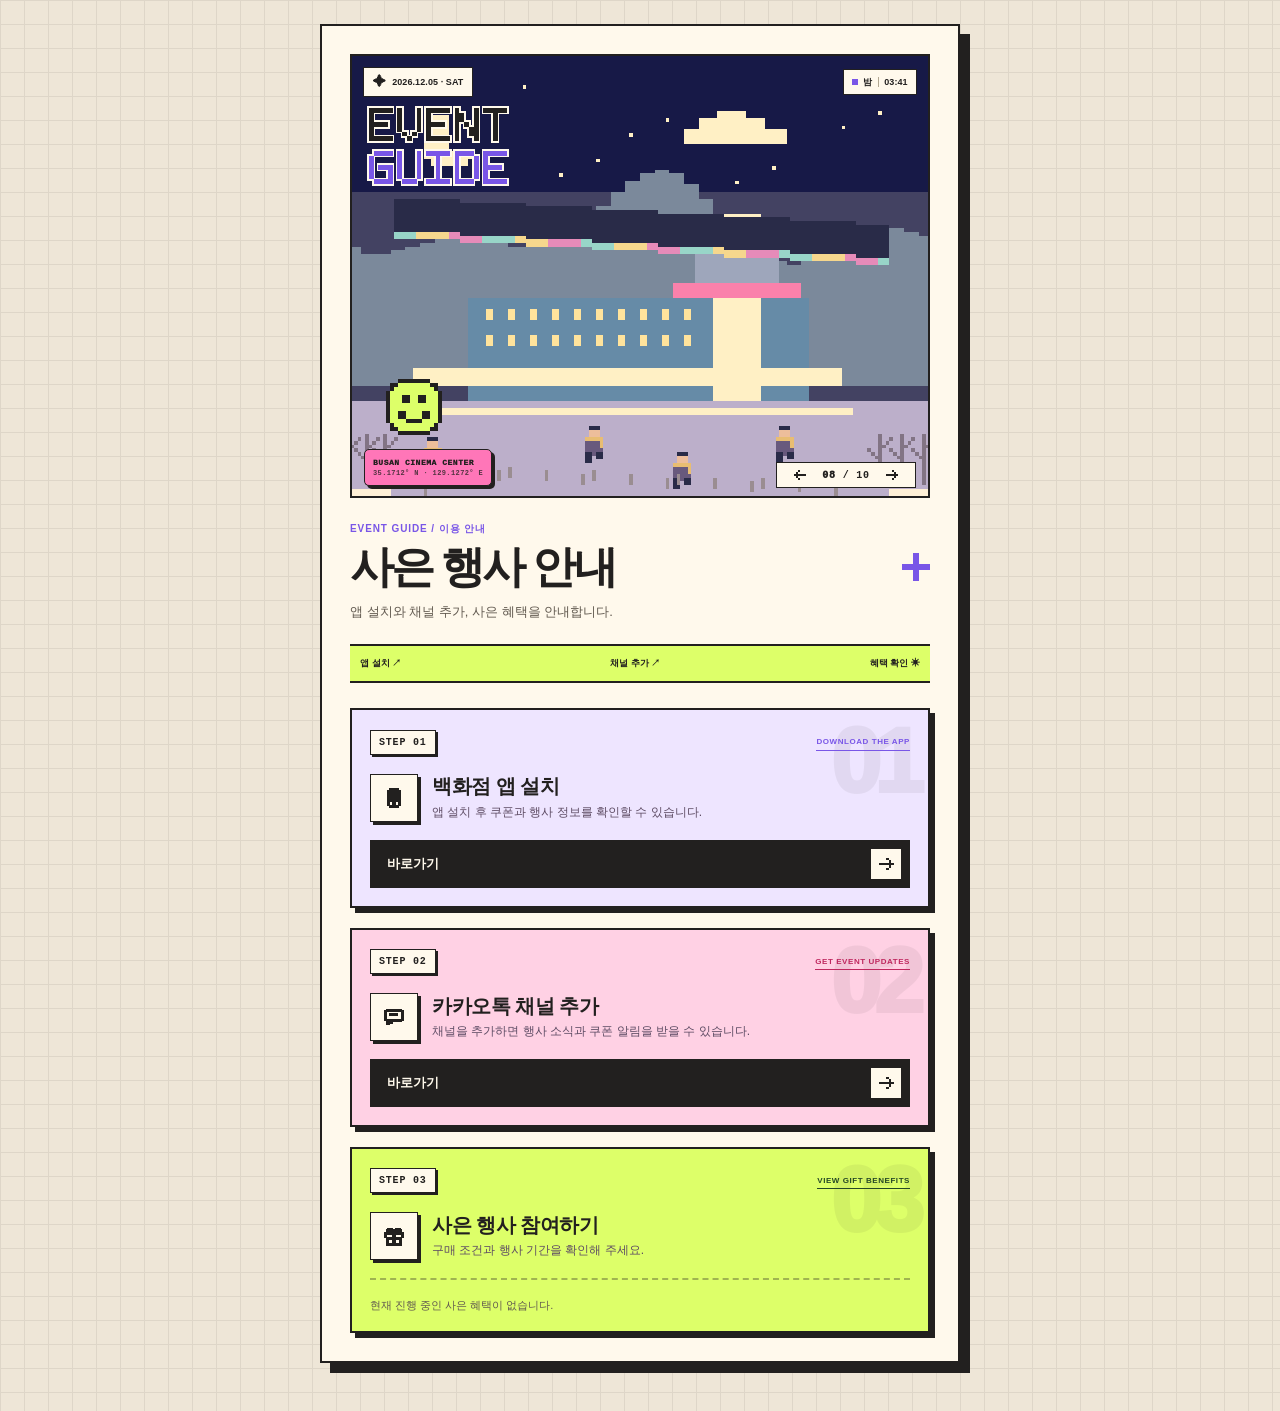
<file: index.html>
<!DOCTYPE html>
<html lang="ko" data-time-theme="night">
<head>
    <meta charset="UTF-8">
    <meta name="viewport" content="width=device-width, initial-scale=1.0">
    <meta name="theme-color" content="#060B16">
    <title>사은 행사 안내</title>
    <link rel="icon" href="data:,">
    <script>
        (() => {
            const themes = ['morning', 'day', 'sunset', 'night'];
            const params = new URLSearchParams(location.search);
            const forcedTheme = params.get('theme');
            const hour = Number(new Intl.DateTimeFormat('en-GB', {
                timeZone: 'Asia/Seoul', hour: '2-digit', hourCycle: 'h23'
            }).format(new Date()));
            const autoTheme = hour >= 5 && hour < 11
                ? 'morning'
                : hour >= 11 && hour < 17
                    ? 'day'
                    : hour >= 17 && hour < 20
                        ? 'sunset'
                        : 'night';

            document.documentElement.dataset.timeTheme = themes.includes(forcedTheme)
                ? forcedTheme
                : autoTheme;

            const connection = navigator.connection || navigator.mozConnection || navigator.webkitConnection;
            const forcedPerformance = params.get('performance');
            const slowNetwork = connection?.saveData || /(^|-)2g$/.test(connection?.effectiveType || '');
            const lowEndDevice = Boolean(
                navigator.deviceMemory && navigator.deviceMemory <= 4
                && navigator.hardwareConcurrency && navigator.hardwareConcurrency <= 4
            );
            const balancedDevice = Boolean(
                (window.devicePixelRatio >= 2 && window.matchMedia('(max-width: 820px)').matches)
                || (navigator.deviceMemory && navigator.deviceMemory <= 6)
                || (navigator.hardwareConcurrency && navigator.hardwareConcurrency <= 6)
            );

            document.documentElement.dataset.performance = ['full', 'balanced', 'lite'].includes(forcedPerformance)
                ? forcedPerformance
                : slowNetwork || lowEndDevice
                    ? 'lite'
                    : balancedDevice
                        ? 'balanced'
                        : 'full';

            // CSS와 JavaScript를 내려받는 동안 CMS 데이터 요청을 먼저 시작합니다.
            window.__eventDataPromise = fetch('data.json', {
                cache: 'no-cache',
                credentials: 'same-origin'
            }).catch((error) => ({ __eventDataError: error }));
        })();
    </script>
    <link rel="stylesheet" href="style.css">
    <link rel="stylesheet" href="concept.css?v=coupon-copy-4">
    <link rel="stylesheet" href="environment.css">
    <link rel="stylesheet" href="landmark-art.css?v=pixel-title-1">
</head>
<body class="is-intro">
    <div class="app-container is-intro">
        <!-- 부산 랜드마크 일러스트 헤더 -->
        <header class="header" id="header-container">
            <div class="header-skeleton">
                <div class="skeleton-shimmer"></div>
            </div>
        </header>

        <!-- 스텝 카드 영역 -->
        <main class="step-list" id="step-container">
            <!-- JS를 통해 동적 생성 -->
        </main>

        <section id="footer-banner" class="footer-banner" aria-label="하단 이미지 안내" hidden></section>

    </div>

    <script src="environment.js?v=refresh-controls-3" defer></script>
    <script src="landmark-art.js" defer></script>
    <script src="site-config.js?v=refresh-controls-3" defer></script>
    <script src="script.js?v=coupon-copy-4" defer></script>
</body>
</html>
</file>
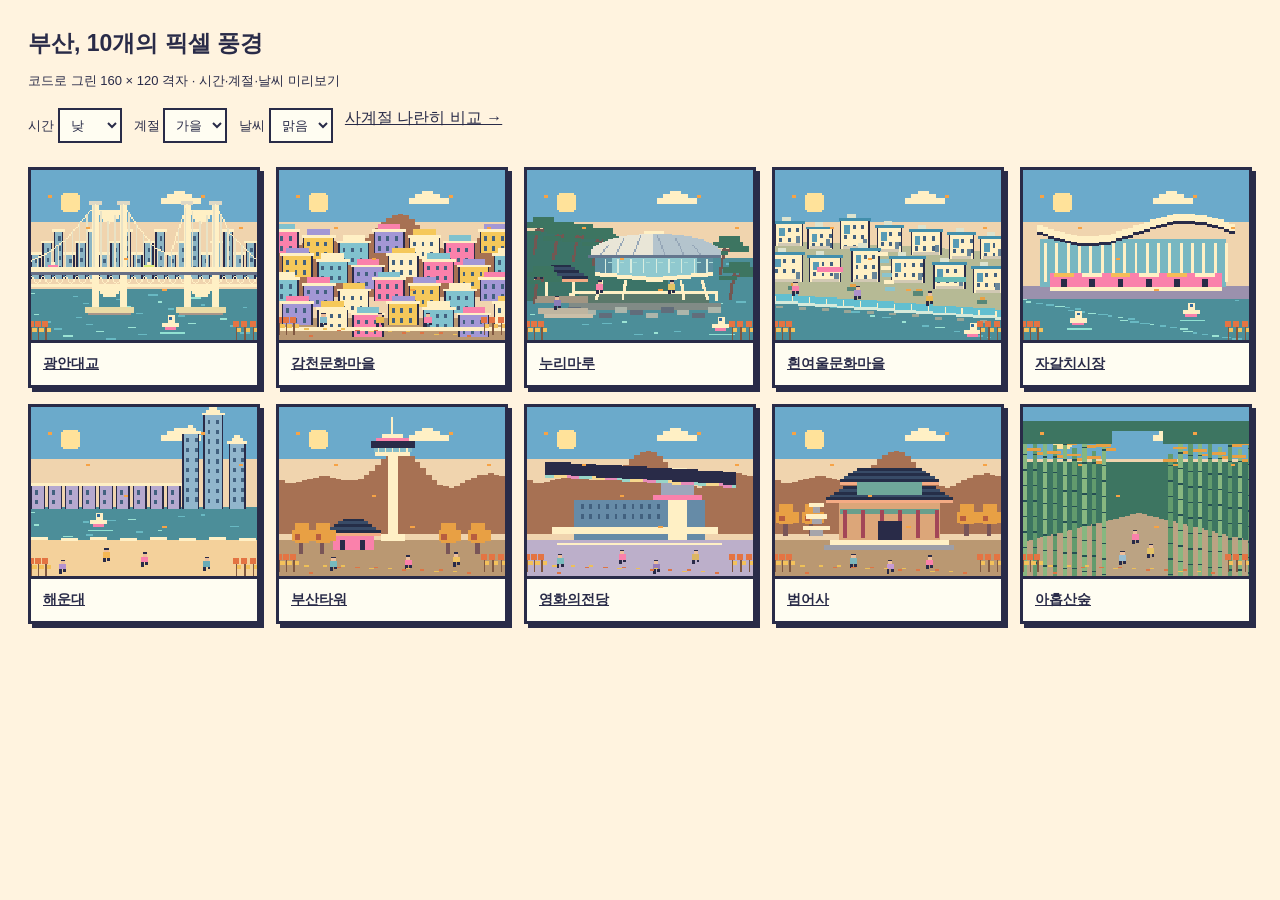
<file: pixel-preview.html>
<!doctype html>
<html lang="ko" data-time-theme="day" data-season="autumn" data-weather="clear"><meta charset="utf-8"><meta name="viewport" content="width=device-width,initial-scale=1"><title>부산 픽셀아트 · 10곳 미리보기</title>
<link rel="stylesheet" href="environment.css"><link rel="stylesheet" href="landmark-art.css">
<style>body{margin:0;padding:28px;background:#fff3df;color:#292b48;font-family:Arial,sans-serif}h1{font-size:23px;margin:0 0 8px}p{font-size:13px}nav{display:flex;flex-wrap:wrap;gap:12px;margin:18px 0 24px}label{font-size:13px}select{padding:7px;border:2px solid #292b48;background:#fffdf2;color:#292b48}main{display:grid;grid-template-columns:repeat(5,minmax(0,1fr));gap:16px}article{border:3px solid #292b48;background:#fffdf2;box-shadow:4px 4px #292b48;overflow:hidden}svg{display:block;width:100%;aspect-ratio:4/3}h2{font-size:14px;padding:12px;margin:0;border-top:3px solid #292b48}a{color:inherit} @media(max-width:900px){main{grid-template-columns:repeat(2,minmax(0,1fr))}}@media(max-width:400px){body{padding:16px}main{gap:10px}h2{font-size:12px}}</style>
<h1>부산, 10개의 픽셀 풍경</h1><p>코드로 그린 160 × 120 격자 · 시간·계절·날씨 미리보기</p>
<nav><label>시간 <select data-setting="timeTheme"><option value="morning">아침</option><option value="day" selected>낮</option><option value="sunset">노을</option><option value="night">밤</option></select></label><label>계절 <select data-setting="season"><option value="spring">봄</option><option value="summer">여름</option><option value="autumn" selected>가을</option><option value="winter">겨울</option></select></label><label>날씨 <select data-setting="weather"><option value="clear">맑음</option><option value="cloudy">구름</option><option value="rain">비</option><option value="snow">눈</option><option value="storm">뇌우</option></select></label></nav><main></main>
<script src="environment.js"></script><script src="landmark-art.js"></script><script>
const names={gwangan:'광안대교',gamcheon:'감천문화마을',nurimaru:'누리마루',huinnyeoul:'흰여울문화마을',jagalchi:'자갈치시장',haeundae:'해운대',busanTower:'부산타워',cinemaCenter:'영화의전당',beomeosa:'범어사',ahopsan:'아홉산숲'};
const previewParams = new URLSearchParams(location.search);
const single = previewParams.get('single');
const visibleNames=Object.hasOwn(names,single)?[[single,names[single]]]:Object.entries(names);
document.querySelector('main').innerHTML=visibleNames.map(([key,name])=>'<article><svg class="busan-scene-svg" viewBox="0 0 160 120" role="img" aria-label="'+name+'">'+LandmarkArt[key].render()+SceneEnvironment.createSeasonSvg(160,120)+SceneEnvironment.createWeatherSvg(160,120)+'</svg><h2><a href="index.html?scene='+key+'&intro=preview">'+name+'</a></h2></article>').join('');
document.querySelectorAll('select').forEach(el=>el.addEventListener('change',()=>document.documentElement.dataset[el.dataset.setting]=el.value));
if (Object.hasOwn(names,single)) {
 const seasons={spring:'봄',summer:'여름',autumn:'가을',winter:'겨울'};
 const season=Object.hasOwn(seasons,previewParams.get('season'))?previewParams.get('season'):'autumn';
 document.documentElement.dataset.season=season;
 document.querySelectorAll('h1,p,nav').forEach(el=>el.remove());
 document.querySelector('h2').textContent=seasons[season];
 document.body.style.padding='0';
 document.body.style.overflow='hidden';
 document.querySelector('main').style.display='block';
 document.querySelector('article').style.border='0';
 document.querySelector('article').style.boxShadow='none';
 document.title=names[single]+' · '+seasons[season];
} else {
 const link=document.createElement('a');
 link.href='pixel-season-preview.html';
 link.textContent='사계절 나란히 비교 →';
 document.querySelector('nav').append(link);
}
const syncVisibility=()=>document.documentElement.classList.toggle('pixel-tab-hidden',document.hidden);
document.addEventListener('visibilitychange',syncVisibility);syncVisibility();
if('IntersectionObserver' in window){
 const observer=new IntersectionObserver(entries=>entries.forEach(entry=>entry.target.classList.toggle('pixel-is-offscreen',!entry.isIntersecting)),{rootMargin:'100px'});
 document.querySelectorAll('article').forEach(el=>observer.observe(el));
}
</script></html>
</file>
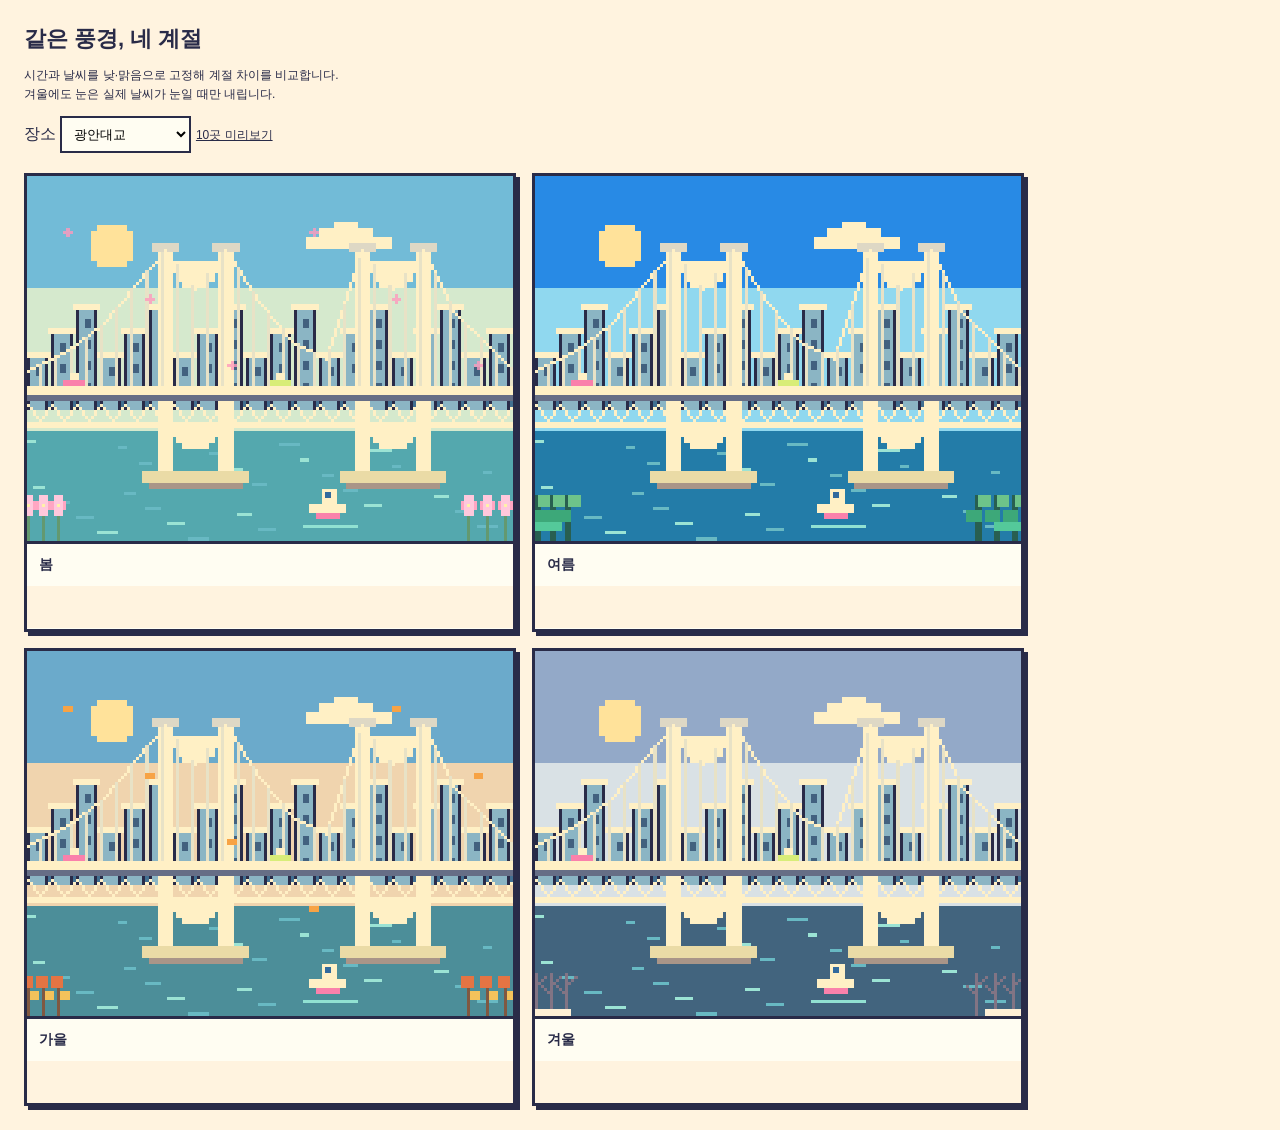
<file: pixel-season-preview.html>
<!doctype html><html lang="ko"><meta charset="utf-8"><meta name="viewport" content="width=device-width,initial-scale=1"><title>픽셀 풍경 · 사계절 비교</title>
<style>body{margin:0;padding:24px;background:#fff3df;color:#292b48;font-family:Arial,sans-serif}h1{font-size:22px;margin:0 0 10px}p{font-size:12px;line-height:1.6}select{padding:8px;border:2px solid #292b48;background:#fffdf2}main{display:grid;grid-template-columns:repeat(2,minmax(0,1fr));gap:16px;margin-top:20px;max-width:1000px}iframe{width:100%;aspect-ratio:160/149;border:3px solid #292b48;box-sizing:border-box;box-shadow:4px 4px #292b48;background:#fffdf2}a{color:inherit;font-size:12px}@media(max-width:420px){body{padding:14px}main{gap:10px}}</style>
<h1>같은 풍경, 네 계절</h1><p>시간과 날씨를 낮·맑음으로 고정해 계절 차이를 비교합니다.<br>겨울에도 눈은 실제 날씨가 눈일 때만 내립니다.</p>
<label>장소 <select aria-label="장소"><option value="gwangan">광안대교</option><option value="gamcheon">감천문화마을</option><option value="nurimaru">누리마루</option><option value="huinnyeoul">흰여울문화마을</option><option value="jagalchi">자갈치시장</option><option value="haeundae">해운대</option><option value="busanTower">부산타워</option><option value="cinemaCenter">영화의전당</option><option value="beomeosa">범어사</option><option value="ahopsan">아홉산숲</option></select></label> <a href="pixel-preview.html">10곳 미리보기</a><main></main>
<script>
const seasons={spring:'봄',summer:'여름',autumn:'가을',winter:'겨울'};
function render(){const key=document.querySelector('select').value;document.querySelector('main').innerHTML=Object.entries(seasons).map(([season,name])=>'<iframe title="'+name+'" src="pixel-preview.html?single='+key+'&season='+season+'"></iframe>').join('');}
document.querySelector('select').addEventListener('change',render);render();
</script></html>
</file>
<file: style.css>
/* ========================================================================== 
   BUSAN SPECIAL GIFT CLUB
   Luxury editorial base + playful coastal pop accents
   ========================================================================== */

:root {
    color-scheme: dark;
    --page-top: #07091A;
    --page-bottom: #101D38;
    --time-page-top: #07091A;
    --time-page-bottom: #101D38;
    --ambient-one: rgba(73, 228, 255, 0.18);
    --ambient-two: rgba(255, 76, 174, 0.15);
    --ambient-three: rgba(218, 255, 68, 0.10);
    --pattern-dot: rgba(255, 255, 255, 0.12);
    --pattern-line: rgba(255, 255, 255, 0.045);
    --pattern-opacity: 0.44;

    --surface: rgba(7, 10, 25, 0.97);
    --surface-soft: rgba(15, 21, 42, 0.97);
    --surface-elevated: rgba(20, 28, 54, 0.98);
    --surface-border: rgba(124, 244, 255, 0.18);
    --line-soft: rgba(255, 255, 255, 0.10);
    --line-strong: rgba(255, 255, 255, 0.20);

    --text-main: #F8FAFC;
    --text-sub: #C6CDDB;
    --text-muted: #8490A6;
    --ink: #071018;

    --accent: #E7FF4A;
    --accent-two: #76F3FF;
    --accent-three: #FF5BA7;
    --time-accent: #E7FF4A;
    --time-accent-two: #76F3FF;
    --time-accent-three: #FF5BA7;
    --hero-tint: rgba(75, 95, 255, 0.06);
    --theme-glow: rgba(118, 243, 255, 0.16);
}

html[data-time-theme="morning"] {
    color-scheme: light dark;
    --page-top: #F7D7AC;
    --page-bottom: #83C9D0;
    --time-page-top: #F7D7AC;
    --time-page-bottom: #83C9D0;
    --ambient-one: rgba(255, 111, 135, 0.28);
    --ambient-two: rgba(255, 233, 112, 0.26);
    --ambient-three: rgba(53, 113, 232, 0.17);
    --pattern-dot: rgba(39, 57, 92, 0.22);
    --pattern-line: rgba(255, 255, 255, 0.15);
    --pattern-opacity: 0.56;
    --surface: rgba(12, 22, 42, 0.96);
    --surface-soft: rgba(19, 32, 57, 0.98);
    --surface-elevated: rgba(24, 39, 67, 0.98);
    --surface-border: rgba(255, 218, 124, 0.26);
    --accent: #FFD95C;
    --accent-two: #70E5E1;
    --accent-three: #FF7899;
    --time-accent: #FFD95C;
    --time-accent-two: #70E5E1;
    --time-accent-three: #FF7899;
    --hero-tint: rgba(255, 183, 89, 0.10);
    --theme-glow: rgba(255, 213, 100, 0.16);
}

html[data-time-theme="day"] {
    --page-top: #2677EB;
    --page-bottom: #F4D27C;
    --time-page-top: #2677EB;
    --time-page-bottom: #F4D27C;
    --ambient-one: rgba(109, 245, 212, 0.26);
    --ambient-two: rgba(255, 230, 81, 0.28);
    --ambient-three: rgba(255, 83, 145, 0.19);
    --pattern-dot: rgba(255, 255, 255, 0.22);
    --pattern-line: rgba(255, 255, 255, 0.13);
    --pattern-opacity: 0.52;
    --surface: rgba(7, 20, 43, 0.96);
    --surface-soft: rgba(12, 31, 61, 0.98);
    --surface-elevated: rgba(17, 40, 76, 0.98);
    --surface-border: rgba(112, 245, 222, 0.27);
    --accent: #FFE34F;
    --accent-two: #72F3D4;
    --accent-three: #FF6096;
    --time-accent: #FFE34F;
    --time-accent-two: #72F3D4;
    --time-accent-three: #FF6096;
    --hero-tint: rgba(35, 128, 255, 0.08);
    --theme-glow: rgba(114, 243, 212, 0.16);
}

html[data-time-theme="sunset"] {
    --page-top: #35123E;
    --page-bottom: #E95F4C;
    --time-page-top: #35123E;
    --time-page-bottom: #E95F4C;
    --ambient-one: rgba(255, 195, 73, 0.24);
    --ambient-two: rgba(255, 83, 176, 0.28);
    --ambient-three: rgba(100, 240, 225, 0.16);
    --pattern-dot: rgba(255, 231, 194, 0.18);
    --pattern-line: rgba(255, 255, 255, 0.07);
    --pattern-opacity: 0.48;
    --surface: rgba(28, 11, 37, 0.96);
    --surface-soft: rgba(42, 17, 50, 0.98);
    --surface-elevated: rgba(57, 22, 62, 0.98);
    --surface-border: rgba(255, 203, 91, 0.27);
    --accent: #FFD05B;
    --accent-two: #6DE9E2;
    --accent-three: #FF72BE;
    --time-accent: #FFD05B;
    --time-accent-two: #6DE9E2;
    --time-accent-three: #FF72BE;
    --hero-tint: rgba(255, 94, 101, 0.11);
    --theme-glow: rgba(255, 114, 190, 0.17);
}

html[data-time-theme="night"] {
    --page-top: #07091A;
    --page-bottom: #101D38;
    --time-page-top: #07091A;
    --time-page-bottom: #101D38;
    --ambient-one: rgba(73, 228, 255, 0.18);
    --ambient-two: rgba(255, 76, 174, 0.15);
    --ambient-three: rgba(218, 255, 68, 0.10);
    --accent: #E7FF4A;
    --accent-two: #76F3FF;
    --accent-three: #FF5BA7;
    --time-accent: #E7FF4A;
    --time-accent-two: #76F3FF;
    --time-accent-three: #FF5BA7;
}

/* Location identity. These colors are mixed with the active time palette below. */
html[data-scene-theme="gwangan"] {
    --place-top: #082B63;
    --place-bottom: #12A8C8;
    --place-accent: #DDFB49;
    --place-accent-two: #63E9FF;
    --place-accent-three: #FF5A9F;
    --place-surface: #07182E;
}

html[data-scene-theme="gamcheon"] {
    --place-top: #FF637D;
    --place-bottom: #6652C9;
    --place-accent: #FFDD4A;
    --place-accent-two: #38DABE;
    --place-accent-three: #FF628A;
    --place-surface: #261530;
}

html[data-scene-theme="nurimaru"] {
    --place-top: #236D63;
    --place-bottom: #D8B76B;
    --place-accent: #F6D875;
    --place-accent-two: #5DD8C0;
    --place-accent-three: #F29B7C;
    --place-surface: #102823;
}

html[data-scene-theme="huinnyeoul"] {
    --place-top: #176FCB;
    --place-bottom: #35C9CF;
    --place-accent: #FFF07B;
    --place-accent-two: #65EAF2;
    --place-accent-three: #FF637C;
    --place-surface: #092442;
}

html[data-scene-theme="jagalchi"] {
    --place-top: #071D3B;
    --place-bottom: #CE385B;
    --place-accent: #E7FF4A;
    --place-accent-two: #5CE4EE;
    --place-accent-three: #FF4F73;
    --place-surface: #11172B;
}

html[data-scene-theme="haeundae"] {
    --place-top: #2049A4;
    --place-bottom: #24B8CE;
    --place-accent: #FFE15A;
    --place-accent-two: #5CE7F2;
    --place-accent-three: #FF668F;
    --place-surface: #0B2449;
}

html[data-scene-theme="seomyeon"] {
    --place-top: #6D351F;
    --place-bottom: #C79648;
    --place-accent: #F7D872;
    --place-accent-two: #E9B85B;
    --place-accent-three: #EF4F67;
    --place-surface: #2C1715;
}

html[data-scene-theme="busanTower"] {
    --place-top: #17483E;
    --place-bottom: #D89B3B;
    --place-accent: #F5DE74;
    --place-accent-two: #64D7AF;
    --place-accent-three: #F26363;
    --place-surface: #102A25;
}

html[data-scene-theme="cinemaCenter"] {
    --place-top: #25195E;
    --place-bottom: #7C3EAA;
    --place-accent: #E5FF51;
    --place-accent-two: #61E5F0;
    --place-accent-three: #FF5CAE;
    --place-surface: #181438;
}

html[data-scene-theme="gadeokdo"] {
    --place-top: #174B70;
    --place-bottom: #D06152;
    --place-accent: #FFF078;
    --place-accent-two: #62DFE7;
    --place-accent-three: #FF665F;
    --place-surface: #10283A;
}

html[data-scene-theme="eulsukdo"] {
    --place-top: #315E55;
    --place-bottom: #B88A4B;
    --place-accent: #F6E572;
    --place-accent-two: #69D9B4;
    --place-accent-three: #F28D69;
    --place-surface: #152C29;
}

html[data-scene-theme="beomeosa"] {
    --place-top: #492F49;
    --place-bottom: #9D573C;
    --place-accent: #F5CE63;
    --place-accent-two: #65C99A;
    --place-accent-three: #D9585E;
    --place-surface: #271C27;
}

html[data-scene-theme="sajik"] {
    --place-top: #173D82;
    --place-bottom: #CE4162;
    --place-accent: #FFE85A;
    --place-accent-two: #5CE5EA;
    --place-accent-three: #FF597F;
    --place-surface: #101D3F;
}

html[data-scene-theme="ahopsan"] {
    --place-top: #123D36;
    --place-bottom: #6E8A46;
    --place-accent: #E8F260;
    --place-accent-two: #63D59A;
    --place-accent-three: #F39A68;
    --place-surface: #102923;
}

html[data-scene-theme] {
    --page-top: color-mix(in srgb, var(--time-page-top) 58%, var(--place-top));
    --page-bottom: color-mix(in srgb, var(--time-page-bottom) 58%, var(--place-bottom));
    --accent: color-mix(in srgb, var(--time-accent) 48%, var(--place-accent));
    --accent-two: color-mix(in srgb, var(--time-accent-two) 48%, var(--place-accent-two));
    --accent-three: color-mix(in srgb, var(--time-accent-three) 48%, var(--place-accent-three));
    --ambient-one: color-mix(in srgb, var(--place-accent) 22%, transparent);
    --ambient-two: color-mix(in srgb, var(--place-accent-three) 22%, transparent);
    --ambient-three: color-mix(in srgb, var(--place-accent-two) 16%, transparent);
    --surface: color-mix(in srgb, var(--place-surface) 28%, #070A19);
    --surface-soft: color-mix(in srgb, var(--place-surface) 32%, #0F152A);
    --surface-elevated: color-mix(in srgb, var(--place-surface) 34%, #141C36);
    --surface-border: color-mix(in srgb, var(--place-accent-two) 25%, transparent);
    --hero-tint: color-mix(in srgb, var(--place-accent-three) 10%, transparent);
    --theme-glow: color-mix(in srgb, var(--place-accent-two) 17%, transparent);
}

*, *::before, *::after {
    box-sizing: border-box;
    margin: 0;
    padding: 0;
}

html {
    min-width: 320px;
    background: var(--page-bottom);
}

body {
    min-height: 100vh;
    display: flex;
    justify-content: center;
    align-items: flex-start;
    position: relative;
    overflow-x: hidden;
    padding: 1.15rem 0.7rem 2rem;
    color: var(--text-main);
    font-family: -apple-system, BlinkMacSystemFont, 'Segoe UI', 'Noto Sans KR', Arial, sans-serif;
    -webkit-font-smoothing: antialiased;
    text-rendering: optimizeLegibility;
    background:
        radial-gradient(circle at 13% 8%, var(--ambient-one) 0 13%, transparent 38%),
        radial-gradient(circle at 88% 24%, var(--ambient-two) 0 10%, transparent 34%),
        radial-gradient(circle at 42% 96%, var(--ambient-three) 0 12%, transparent 35%),
        linear-gradient(155deg, var(--page-top) 0%, var(--page-bottom) 100%);
    transition: background-color 0.35s ease;
}

body::before {
    content: '';
    position: fixed;
    inset: 0;
    pointer-events: none;
    opacity: var(--pattern-opacity);
    background-image: radial-gradient(circle, var(--pattern-dot) 1px, transparent 1.2px);
    background-size: 18px 18px;
    mask-image: linear-gradient(to bottom, black, transparent 72%);
    -webkit-mask-image: linear-gradient(to bottom, black, transparent 72%);
}

body::after {
    content: '';
    position: fixed;
    inset: 0;
    pointer-events: none;
    background:
        linear-gradient(115deg, transparent 0 46%, var(--pattern-line) 46% 46.25%, transparent 46.25% 100%),
        linear-gradient(25deg, transparent 0 64%, var(--pattern-line) 64% 64.2%, transparent 64.2% 100%);
}

body.is-intro {
    overflow-y: hidden;
}

/* ========================================================================== 
   Framed app surface
   ========================================================================== */

.app-container {
    width: 100%;
    max-width: 500px;
    position: relative;
    z-index: 1;
    overflow: hidden;
    padding: 1rem 1rem 1.35rem;
    border: 1px solid transparent;
    border-radius: 30px 30px 24px 24px;
    background:
        linear-gradient(var(--surface), var(--surface)) padding-box,
        linear-gradient(135deg, var(--accent), var(--accent-two) 48%, var(--accent-three)) border-box;
    box-shadow:
        0 28px 70px -34px rgba(0, 0, 0, 0.92),
        0 0 0 5px rgba(0, 0, 0, 0.10);
}

.app-container::before {
    content: '';
    position: absolute;
    inset: 0 0 auto;
    height: 4px;
    background: linear-gradient(90deg, var(--accent), var(--accent-two), var(--accent-three));
}

.app-container::after {
    content: '';
    position: absolute;
    width: 170px;
    height: 170px;
    top: -70px;
    right: -65px;
    z-index: -1;
    border-radius: 50%;
    background: radial-gradient(circle, var(--theme-glow), transparent 70%);
}

.app-container.is-intro {
    background: transparent;
    box-shadow: none;
    border-color: transparent;
}

.app-container.is-intro::before,
.app-container.is-intro::after {
    opacity: 0;
}

/* ========================================================================== 
   Full-screen cinematic intro
   ========================================================================== */

.cinematic-intro {
    position: fixed;
    inset: 0;
    z-index: 100;
    overflow: hidden;
    isolation: isolate;
    background:
        radial-gradient(circle at 18% 12%, var(--ambient-one), transparent 42%),
        radial-gradient(circle at 88% 22%, var(--ambient-two), transparent 42%),
        linear-gradient(155deg, var(--page-top), var(--page-bottom));
    clip-path: inset(0 round 0);
    will-change: clip-path, opacity;
}

.cinematic-visual {
    position: absolute;
    inset: 0;
    z-index: 0;
}

.cinematic-visual .bridge-illustration-card {
    position: absolute;
    margin: 0;
    transform-origin: center;
    will-change: transform;
}

.cinematic-visual .gwangan-bridge-svg {
    width: 100%;
    height: 100%;
}

.cinematic-visual .hero-sticker {
    right: 0.72rem;
    bottom: 0.62rem;
    padding: 0.3rem 0.48rem;
    font-size: 0.49rem;
}

.cinematic-intro::before {
    content: '';
    position: absolute;
    inset: 0;
    z-index: 2;
    pointer-events: none;
    opacity: 0.58;
    background:
        linear-gradient(155deg, var(--ambient-one), transparent 38%, var(--ambient-two)),
        linear-gradient(to bottom, transparent 45%, color-mix(in srgb, var(--page-bottom) 78%, transparent));
}

.cinematic-intro::after {
    content: '';
    position: absolute;
    inset: 0;
    z-index: 3;
    pointer-events: none;
    background:
        radial-gradient(circle at center, transparent 20%, rgba(0, 0, 0, 0.28) 100%),
        linear-gradient(to bottom, rgba(0, 0, 0, 0.06), transparent 38%, rgba(0, 0, 0, 0.72));
}

.cinematic-copy {
    position: absolute;
    left: clamp(1.45rem, 7vw, 5rem);
    right: clamp(1.45rem, 7vw, 5rem);
    bottom: clamp(5.7rem, 13vh, 8.5rem);
    z-index: 5;
    color: #FFFFFF;
    text-shadow: 0 2px 18px rgba(0, 0, 0, 0.72);
    transition: opacity 0.58s ease, transform 0.7s cubic-bezier(0.22, 1, 0.36, 1);
}

.cinematic-kicker {
    display: block;
    margin-bottom: 0.55rem;
    color: var(--accent);
    font-size: clamp(0.62rem, 2.4vw, 0.85rem);
    font-weight: 900;
    letter-spacing: 0.16em;
}

.cinematic-copy h2 {
    max-width: 780px;
    font-size: clamp(2.45rem, 12vw, 6rem);
    font-weight: 950;
    line-height: 1.02;
    letter-spacing: -0.065em;
    word-break: keep-all;
}

.cinematic-copy p {
    max-width: 600px;
    margin-top: 0.8rem;
    color: rgba(255, 255, 255, 0.82);
    font-size: clamp(0.8rem, 3vw, 1.05rem);
    font-weight: 600;
    line-height: 1.5;
    word-break: keep-all;
}

.cinematic-corner {
    position: absolute;
    z-index: 5;
    color: rgba(255, 255, 255, 0.78);
    font-size: 0.58rem;
    font-weight: 850;
    letter-spacing: 0.15em;
    transition: opacity 0.25s ease;
}

.cinematic-corner-top {
    top: max(3.2rem, calc(env(safe-area-inset-top) + 2rem));
    left: clamp(1.45rem, 7vw, 5rem);
}

.cinematic-intro.is-collapsing .cinematic-copy {
    opacity: 0;
    transform: translate3d(0, -20px, 0);
}

.cinematic-intro.is-collapsing .cinematic-corner {
    opacity: 0;
}

.cinematic-intro .gwangan-bridge-svg * {
    animation: none !important;
    filter: none !important;
}

/* ========================================================================== 
   Responsive Busan map intro
   ========================================================================== */

.busan-map-intro {
    --map-sea-top: color-mix(in srgb, var(--time-page-top) 58%, #149DC0);
    --map-sea-bottom: color-mix(in srgb, var(--time-page-bottom) 72%, #062B55);
    --map-land-top: color-mix(in srgb, var(--time-accent-two) 38%, #235F5A);
    --map-land-bottom: color-mix(in srgb, var(--time-page-bottom) 56%, #13372F);
    clip-path: none;
    background:
        radial-gradient(circle at 50% 46%, color-mix(in srgb, var(--time-accent-two) 19%, transparent), transparent 38%),
        radial-gradient(circle at 12% 18%, color-mix(in srgb, var(--time-accent) 17%, transparent), transparent 33%),
        linear-gradient(155deg, var(--time-page-top), var(--time-page-bottom));
    will-change: opacity;
}

.busan-map-intro::before {
    z-index: 2;
    opacity: 0.42;
    background:
        linear-gradient(90deg, rgba(255, 255, 255, 0.035) 1px, transparent 1px),
        linear-gradient(rgba(255, 255, 255, 0.035) 1px, transparent 1px);
    background-size: 46px 46px;
    mask-image: radial-gradient(circle at center, black, transparent 82%);
    -webkit-mask-image: radial-gradient(circle at center, black, transparent 82%);
}

.busan-map-intro::after {
    z-index: 3;
    background:
        radial-gradient(circle at center, transparent 43%, rgba(0, 0, 0, 0.34) 100%),
        linear-gradient(to bottom, rgba(0, 0, 0, 0.08), transparent 30%, transparent 68%, rgba(0, 0, 0, 0.34));
}

.busan-map-stage {
    position: absolute;
    inset: 0;
    z-index: 1;
    display: grid;
    place-items: center;
    overflow: hidden;
    transition: opacity 0.3s ease;
}

.busan-map-world {
    position: relative;
    width: min(98vw, 74vh);
    aspect-ratio: 4 / 5;
    flex: 0 0 auto;
    isolation: isolate;
    contain: layout style;
    border-radius: 4.8%;
    overflow: hidden;
    border: 1px solid color-mix(in srgb, var(--time-accent-two) 24%, transparent);
    background:
        radial-gradient(circle at 52% 44%, color-mix(in srgb, var(--time-accent-two) 12%, transparent), transparent 42%),
        linear-gradient(160deg, var(--map-sea-top), var(--map-sea-bottom));
    box-shadow: 0 28px 48px rgba(0, 0, 0, 0.28);
    backface-visibility: hidden;
    will-change: transform, opacity;
    animation: mapWorldReveal 0.9s cubic-bezier(0.22, 1, 0.36, 1) both;
}

.busan-map-svg {
    display: block;
    width: 100%;
    height: 100%;
    overflow: visible;
    filter: none;
}

.map-district-geometry {
    stroke: url(#mapLandGradient);
    stroke-width: 3;
    stroke-linejoin: round;
    filter:
        drop-shadow(0 0 1px color-mix(in srgb, var(--time-accent-two) 84%, #FFFFFF))
        drop-shadow(0 0 5px color-mix(in srgb, var(--time-accent-two) 54%, transparent))
        drop-shadow(0 12px 18px rgba(0, 9, 24, 0.24));
}

.map-district-geometry path {
    shape-rendering: geometricPrecision;
}

.map-location-guide {
    fill: none;
    stroke: color-mix(in srgb, var(--time-accent-two) 84%, #FFFFFF);
    stroke-width: 2.8;
    stroke-linecap: round;
    stroke-dasharray: 5 7;
    opacity: 0.74;
    transition: opacity 0.45s ease;
}

.map-location-guide circle {
    fill: var(--time-accent);
    stroke: color-mix(in srgb, var(--map-land-bottom) 80%, #001323);
    stroke-width: 2.5;
}

.map-location-guide .map-location-pin-core {
    fill: #FFFFFF;
    stroke: none;
}

.map-location-guide.is-selected {
    stroke: var(--time-accent);
    stroke-width: 4;
    opacity: 1;
}

.map-location-guide.is-selected circle:first-of-type {
    filter: drop-shadow(0 0 8px color-mix(in srgb, var(--time-accent) 76%, transparent));
}

.map-landmark {
    --map-paper: #F4F0E8;
    --map-ink: #07172A;
    --map-structure: #173A57;
    --map-glass: #72D8E6;
    --map-pop: #FF5C86;
    --map-light: #F3E85D;
    color: var(--map-pop);
    transition: opacity 0.52s ease;
}

.map-landmark[data-map-scene="gamcheon"] {
    --map-pop: #FF5579;
    --map-light: #FFE44F;
    --map-glass: #35D6BB;
}

.map-landmark[data-map-scene="nurimaru"] {
    --map-pop: #45CDB6;
    --map-light: #F5D66F;
    --map-glass: #72C9CE;
}

.map-landmark[data-map-scene="huinnyeoul"] {
    --map-pop: #55E0D2;
    --map-light: #FF6680;
    --map-glass: #49C9E1;
}

.map-landmark[data-map-scene="jagalchi"] {
    --map-pop: #FF4E75;
    --map-light: #DFFF49;
    --map-glass: #67CDE3;
}

.map-landmark[data-map-scene="haeundae"] {
    --map-pop: #68E3F0;
    --map-light: #FFE15C;
    --map-glass: #78B8E8;
}

.map-landmark[data-map-scene="seomyeon"] {
    --map-pop: #EE5368;
    --map-light: #EFCB62;
    --map-glass: #A78063;
    --map-paper: #F0C96A;
}

.map-landmark[data-map-scene="busanTower"] {
    --map-pop: #F46666;
    --map-light: #F7DF70;
    --map-glass: #6BD6B4;
}

.map-landmark[data-map-scene="cinemaCenter"] {
    --map-pop: #BA69EC;
    --map-light: #E7FF50;
    --map-glass: #6FE5ED;
}

.map-landmark[data-map-scene="gadeokdo"] {
    --map-pop: #FF665F;
    --map-light: #FFF078;
    --map-glass: #62DFE7;
}

.map-landmark[data-map-scene="eulsukdo"] {
    --map-pop: #E98C68;
    --map-light: #F6E572;
    --map-glass: #69D9B4;
}

.map-landmark[data-map-scene="beomeosa"] {
    --map-pop: #D9585E;
    --map-light: #F5CE63;
    --map-glass: #65C99A;
}

.map-landmark[data-map-scene="sajik"] {
    --map-pop: #FF597F;
    --map-light: #FFE85A;
    --map-glass: #5CE5EA;
}

.map-landmark[data-map-scene="ahopsan"] {
    --map-pop: #F39A68;
    --map-light: #E8F260;
    --map-glass: #63D59A;
}

.map-landmark-motion {
    transform-box: fill-box;
    transform-origin: center bottom;
    animation: mapLandmarkFloat 4.6s ease-in-out infinite;
    animation-delay: calc(var(--map-order) * -0.31s);
}

.map-landmark-badge {
    fill: color-mix(in srgb, var(--map-ink) 90%, var(--map-pop));
    stroke: color-mix(in srgb, var(--map-light) 46%, #FFFFFF);
    stroke-width: 2.5;
    filter: drop-shadow(0 7px 0 rgba(0, 8, 20, 0.22));
    transition: fill 0.35s ease, stroke 0.35s ease;
}

.map-landmark.is-selected .map-landmark-badge {
    fill: color-mix(in srgb, var(--map-ink) 76%, var(--map-pop));
    stroke: var(--map-light);
    stroke-width: 4;
}

.map-landmark-shadow {
    fill: rgba(1, 10, 22, 0.22);
    stroke: none;
}

.map-water {
    fill: color-mix(in srgb, var(--map-glass) 67%, #086CB1);
    stroke: none;
}

.map-hill {
    fill: color-mix(in srgb, var(--map-glass) 58%, #2D795E);
    stroke: none;
}

.map-houses path:nth-child(3n + 1) {
    fill: var(--map-paper);
}

.map-houses path:nth-child(3n + 2) {
    fill: var(--map-pop);
}

.map-houses path:nth-child(3n) {
    fill: var(--map-glass);
}

.map-focus-ring {
    fill: color-mix(in srgb, var(--map-light) 11%, transparent);
    stroke: var(--map-light);
    stroke-width: 4;
    opacity: 0;
    transform-box: fill-box;
    transform-origin: center;
}

.map-landmark.is-selected .map-focus-ring {
    opacity: 0.94;
    animation: mapFocusPulse 1.8s ease-in-out infinite;
}

.busan-map-intro.is-focusing .map-landmark:not(.is-selected) {
    opacity: 0.14;
}

.busan-map-intro.is-focusing .map-location-guide:not(.is-selected) {
    opacity: 0.08;
}

.busan-map-intro.is-focusing .map-landmark-motion,
.busan-map-intro.is-focusing .map-focus-ring {
    animation: none !important;
}

.busan-map-intro.is-focusing .map-district-geometry,
.busan-map-intro.is-focusing .map-landmark-badge,
.busan-map-intro.is-focusing .map-location-guide circle {
    filter: none !important;
}

.map-selected-caption {
    position: absolute;
    top: max(1.2rem, env(safe-area-inset-top));
    left: 50%;
    z-index: 7;
    display: grid;
    gap: 0.28rem;
    width: max-content;
    max-width: calc(100vw - 2rem);
    padding: 0.7rem 0.86rem 0.72rem;
    border: 1px solid color-mix(in srgb, var(--time-accent-two) 46%, #FFFFFF);
    border-radius: 10px;
    color: #F8FBFF;
    background: color-mix(in srgb, #07172A 88%, var(--time-accent));
    box-shadow: 5px 5px 0 rgba(0, 8, 20, 0.42);
    transform: translateX(-50%);
    text-align: center;
    pointer-events: none;
    transition: opacity 0.28s ease, transform 0.34s ease;
}

.map-selected-caption strong {
    font-size: clamp(0.68rem, 2vw, 0.84rem);
    font-weight: 950;
    line-height: 1.1;
    letter-spacing: 0.075em;
}

.map-selected-caption span {
    font-size: clamp(0.56rem, 1.55vw, 0.68rem);
    font-weight: 780;
    line-height: 1;
    letter-spacing: 0.06em;
    opacity: 0.72;
}

.busan-map-intro.is-focusing .map-selected-caption {
    opacity: 0;
    transform: translate(-50%, 10px);
}

.map-intro-grain {
    position: absolute;
    inset: 0;
    z-index: 6;
    pointer-events: none;
    opacity: 0.15;
    background-image: radial-gradient(circle, rgba(255, 255, 255, 0.42) 0 0.7px, transparent 0.9px);
    background-size: 5px 5px;
    mix-blend-mode: soft-light;
    transition: opacity 0.25s ease;
}

.busan-map-intro.is-focusing .map-intro-grain {
    opacity: 0.055;
    mix-blend-mode: normal;
}

@keyframes mapWorldReveal {
    from { opacity: 0; transform: scale(0.94); }
    to { opacity: 1; transform: scale(1); }
}

@keyframes mapLandmarkFloat {
    0%, 100% { transform: translate3d(0, 0, 0); }
    50% { transform: translate3d(0, -7px, 0); }
}

@keyframes mapFocusPulse {
    0%, 100% { transform: scale(0.9) rotate(0deg); opacity: 0.56; }
    50% { transform: scale(1.08) rotate(8deg); opacity: 1; }
}

@media (min-aspect-ratio: 4 / 3) {
    .busan-map-world {
        width: min(96vw, 152.9vh);
        aspect-ratio: 124 / 73;
        border-radius: 32px;
    }

    .map-selected-caption {
        top: max(3rem, env(safe-area-inset-top));
        left: max(1.5rem, 7vw);
        transform: none;
        text-align: left;
    }

    .busan-map-intro.is-focusing .map-selected-caption {
        transform: translateY(10px);
    }

    .busan-map-intro::before {
        background-size: 58px 58px;
    }
}

@media (max-aspect-ratio: 3 / 4) {
    .busan-map-world {
        width: min(100vw, 76vh);
    }

    .busan-map-intro::after {
        background: radial-gradient(circle at 50% 45%, transparent 36%, rgba(0, 0, 0, 0.38) 100%);
    }
}

html[data-performance="lite"] .busan-map-svg {
    filter: none;
}

html[data-performance="balanced"] .map-intro-grain {
    opacity: 0.09;
    mix-blend-mode: normal;
}

html[data-performance="balanced"] .busan-map-world,
html[data-performance="lite"] .busan-map-world {
    box-shadow: 0 22px 38px rgba(0, 0, 0, 0.22);
}

html[data-performance="lite"] .map-landmark-motion,
html[data-performance="lite"] .map-focus-ring {
    animation: none !important;
}

html[data-performance="lite"] .map-intro-grain {
    display: none;
}

/* ========================================================================== 
   Hero / toolbar
   ========================================================================== */

.header {
    width: 100%;
    display: flex;
    flex-direction: column;
    margin-bottom: 1.25rem;
    transform-origin: center top;
    transition: transform 0.82s cubic-bezier(0.22, 1, 0.36, 1);
}

.app-container.is-intro .header {
    transform: translate3d(0, 0, 0) scale(1);
}

.app-container.is-ready .header {
    transform: translate3d(0, 0, 0) scale(1);
}

.hero-toolbar {
    min-height: 30px;
    display: flex;
    justify-content: space-between;
    align-items: center;
    gap: 0.7rem;
    margin: 0.1rem 0.1rem 0.72rem;
    transition: opacity 0.45s ease 0.18s;
}

.app-container.is-intro .hero-toolbar {
    opacity: 0;
}

.hero-brand {
    min-width: 0;
    display: inline-flex;
    align-items: center;
    gap: 0.38rem;
    color: var(--text-sub);
    font-size: 0.62rem;
    font-weight: 800;
    letter-spacing: 0.11em;
    white-space: nowrap;
    overflow: hidden;
    text-overflow: ellipsis;
}

.brand-spark {
    color: var(--accent);
    font-size: 0.8rem;
}

.time-chip {
    flex-shrink: 0;
    display: inline-flex;
    align-items: center;
    gap: 0.34rem;
    padding: 0.36rem 0.52rem;
    border: 1px solid var(--line-soft);
    border-radius: 999px;
    color: var(--text-sub);
    background: rgba(255, 255, 255, 0.055);
    font-size: 0.55rem;
    font-weight: 800;
    letter-spacing: 0.08em;
    white-space: nowrap;
}

.time-dot {
    width: 6px;
    height: 6px;
    border-radius: 50%;
    background: var(--accent);
    box-shadow: 0 0 0 3px color-mix(in srgb, var(--accent) 18%, transparent);
}

.time-divider {
    width: 1px;
    height: 10px;
    background: var(--line-strong);
}

#time-label {
    color: var(--text-main);
    font-variant-numeric: tabular-nums;
}

/* ========================================================================== 
   Gwangan Bridge art frame
   ========================================================================== */

.bridge-illustration-card {
    width: 100%;
    position: relative;
    overflow: hidden;
    margin-bottom: 1.05rem;
    border: 1px solid var(--line-strong);
    border-radius: 20px;
    background: #07101F;
    box-shadow:
        0 18px 34px -22px rgba(0, 0, 0, 0.95),
        inset 0 0 0 1px rgba(255, 255, 255, 0.025);
}

.bridge-illustration-card::before {
    content: '';
    position: absolute;
    inset: 0;
    z-index: 2;
    pointer-events: none;
    opacity: 0.18;
    background: repeating-linear-gradient(
        to bottom,
        transparent 0 4px,
        rgba(255, 255, 255, 0.08) 4px 5px
    );
}

.bridge-illustration-card::after {
    content: '';
    position: absolute;
    inset: 0;
    z-index: 1;
    pointer-events: none;
    background: linear-gradient(135deg, var(--hero-tint), transparent 52%, color-mix(in srgb, var(--accent-three) 7%, transparent));
}

.gwangan-bridge-svg {
    width: 100%;
    height: auto;
    display: block;
}

/* Nine Busan landmarks × four time palettes. The landmark is random per load. */
.scene-kitsch {
    stroke-linecap: round;
    stroke-linejoin: round;
}

.scene-kitsch .kitsch-main {
    stroke: var(--scene-ink);
    stroke-width: 2.4;
    stroke-linecap: round;
    stroke-linejoin: round;
}

.scene-kitsch .kitsch-detail {
    fill: none;
    stroke: var(--scene-line);
    stroke-width: 1.45;
    stroke-linecap: round;
    stroke-linejoin: round;
}

.scene-kitsch .kitsch-shadow {
    fill: var(--scene-ink);
    opacity: 0.18;
    stroke: none;
}

.busan-scene-svg {
    --scene-sky-top: #050816;
    --scene-sky-bottom: #16325E;
    --scene-sea-top: #103A67;
    --scene-sea-bottom: #06172D;
    --scene-sun: #FFE784;
    --scene-cloud: #D7EEFF;
    --scene-star: #F7FBFF;
    --scene-moon: #FFF4C5;
    --scene-ink: #07101F;
    --scene-ink-soft: #E7F5FF;
    --scene-line: #65E8FF;
    --scene-structure: #E9F0F5;
    --scene-house: #EAF2F5;
    --scene-hill: #132B45;
    --scene-glass: #214F73;
    --scene-water-line: #6DEAF3;
    --scene-window: #FFE467;
    --scene-light: #FFF49A;
    --scene-pop-1: #FF648D;
    --scene-pop-2: #74EEEA;
    --scene-pop-3: #A58BFF;
}

html[data-time-theme="morning"] .busan-scene-svg {
    --scene-sky-top: #FFD5B4;
    --scene-sky-bottom: #86D4D1;
    --scene-sea-top: #55B8C5;
    --scene-sea-bottom: #236B82;
    --scene-sun: #FFE675;
    --scene-cloud: #FFF4E8;
    --scene-star: #FFF8E8;
    --scene-moon: #FFF2C3;
    --scene-ink: #163348;
    --scene-ink-soft: #8A6573;
    --scene-line: #FFE6A7;
    --scene-structure: #F7E7D4;
    --scene-house: #FFF5E8;
    --scene-hill: #4B786D;
    --scene-glass: #79BAC0;
    --scene-water-line: #D9FFF3;
    --scene-window: #406579;
    --scene-light: #FFF0A4;
    --scene-pop-1: #FF8294;
    --scene-pop-2: #61D8C6;
    --scene-pop-3: #F4B963;
}

html[data-time-theme="day"] .busan-scene-svg {
    --scene-sky-top: #39A8F2;
    --scene-sky-bottom: #A6E8F3;
    --scene-sea-top: #168BCF;
    --scene-sea-bottom: #075A99;
    --scene-sun: #FFE34E;
    --scene-cloud: #F9FDFF;
    --scene-star: #FFFFFF;
    --scene-moon: #FFF4B0;
    --scene-ink: #0A3154;
    --scene-ink-soft: #F3FCFF;
    --scene-line: #F7FDFF;
    --scene-structure: #F1EEE5;
    --scene-house: #FFFDF4;
    --scene-hill: #4F967A;
    --scene-glass: #60B8D1;
    --scene-water-line: #A9FAF1;
    --scene-window: #174F73;
    --scene-light: #FFF274;
    --scene-pop-1: #FF5E79;
    --scene-pop-2: #38E0C1;
    --scene-pop-3: #8B76F1;
}

html[data-time-theme="sunset"] .busan-scene-svg {
    --scene-sky-top: #3C1A5B;
    --scene-sky-bottom: #F06C5C;
    --scene-sea-top: #934668;
    --scene-sea-bottom: #241A45;
    --scene-sun: #FFD15C;
    --scene-cloud: #FFD5B7;
    --scene-star: #FFE2C7;
    --scene-moon: #FFF0C0;
    --scene-ink: #24132E;
    --scene-ink-soft: #FFE4CB;
    --scene-line: #FFCC83;
    --scene-structure: #E7B8A9;
    --scene-house: #FFD8C8;
    --scene-hill: #49314A;
    --scene-glass: #B66D7E;
    --scene-water-line: #FFA982;
    --scene-window: #FFD56A;
    --scene-light: #FFE987;
    --scene-pop-1: #FF5E82;
    --scene-pop-2: #70E4D4;
    --scene-pop-3: #A886E8;
}

.time-atmosphere {
    display: none;
}

html[data-time-theme="morning"] .atmosphere-morning,
html[data-time-theme="day"] .atmosphere-day,
html[data-time-theme="sunset"] .atmosphere-sunset,
html[data-time-theme="night"] .atmosphere-night {
    display: block;
}

/* ========================================================================== 
   14 BUSAN LANDMARK DYNAMIC ANIMATION ENGINE
   Vibrant, GPU-accelerated micro-interactions for every landmark & atmosphere
   ========================================================================== */

/* --- Atmosphere & Time Theme Dynamic Animations --- */
html[data-time-theme="morning"] .morning-sun {
    animation: morningSunPulse 3.5s ease-in-out infinite alternate;
}
html[data-time-theme="morning"] .morning-mist {
    animation: morningMistDrift 6.5s ease-in-out infinite alternate;
}
html[data-time-theme="morning"] .morning-birds {
    animation: birdFlight 5.2s ease-in-out infinite alternate;
}

html[data-time-theme="day"] .day-sun {
    transform-box: fill-box;
    transform-origin: center;
}
html[data-time-theme="day"] .day-rays {
    transform-box: fill-box;
    transform-origin: center;
    animation: daySunRaysSpin 12s linear infinite;
}
html[data-time-theme="day"] .day-cloud-one {
    animation: cloudDriftOne 6.8s ease-in-out infinite alternate;
}
html[data-time-theme="day"] .day-cloud-two {
    animation: cloudDriftTwo 8.2s ease-in-out infinite alternate-reverse;
}

html[data-time-theme="sunset"] .sunset-sun {
    animation: sunsetSunPulse 3.2s ease-in-out infinite alternate;
}
html[data-time-theme="sunset"] .sunset-reflection {
    transform-box: fill-box;
    transform-origin: center bottom;
    animation: sunsetWaterShimmer 2.8s ease-in-out infinite alternate;
}
html[data-time-theme="sunset"] .sunset-birds {
    animation: birdFlight 4.8s ease-in-out infinite alternate;
}

html[data-time-theme="night"] .night-stars,
html[data-time-theme="night"] .scene-night-lights {
    animation: nightStarsTwinkle 2.2s ease-in-out infinite alternate;
}
html[data-time-theme="night"] .night-moon {
    animation: moonAuraGlow 3.6s ease-in-out infinite alternate;
}
html[data-time-theme="night"] .night-firework {
    transform-box: fill-box;
    transform-origin: center;
    animation: fireworkBurstLively 3.4s cubic-bezier(0.1, 0.8, 0.2, 1) infinite;
}

/* --- Universal Water Motion --- */
.scene-water-lines {
    animation: oceanWaterLines 3.6s ease-in-out infinite alternate;
}

/* --- 1. Gwangan Bridge (광안대교) --- */
.bridge-led-flow {
    opacity: 0.95;
    animation: bridgeLedFlowFast 2.8s linear infinite;
}
.gwangan-reflection {
    transform-box: fill-box;
    transform-origin: center top;
    animation: gwanganWaterReflection 2.6s ease-in-out infinite alternate;
}
.bridge-traffic {
    animation: bridgeTrafficMove 3.6s cubic-bezier(0.35, 0, 0.25, 1) infinite;
}
.gwangan-landmark .scene-night-lights circle {
    animation: beaconBlinkPulse 1.6s ease-in-out infinite alternate;
}
.gwangan-landmark .scene-night-lights circle:nth-child(2n) {
    animation-delay: 0.5s;
}

/* --- 2. Gamcheon Culture Village (감천문화마을) --- */
.gamcheon-bunting {
    transform-box: fill-box;
    transform-origin: 112px 56px;
    animation: buntingFlutter 1.8s ease-in-out infinite alternate;
}
.gamcheon-lookout {
    transform-box: fill-box;
    transform-origin: center bottom;
    animation: princeLookoutGaze 3.2s ease-in-out infinite;
}
.gamcheon-window-glow path {
    animation: cozyWindowFlicker 2.6s ease-in-out infinite alternate;
}
.gamcheon-window-glow path:nth-child(2n) {
    animation-delay: 0.7s;
}
.gamcheon-window-glow path:nth-child(3n) {
    animation-delay: 1.3s;
}
.gamcheon-cloud-shadow {
    animation: gamcheonHillShadow 7.5s linear infinite;
}

/* --- 3. Nurimaru APEC House (누리마루) --- */
.dongbaek-pines {
    transform-box: fill-box;
    transform-origin: center bottom;
    animation: dongbaekPineWind 3.2s ease-in-out infinite alternate;
}
.nurimaru-glass-shimmer {
    animation: metallicDomeSweep 3.6s ease-in-out infinite;
}
.nurimaru-light-sweep {
    animation: nurimaruRoofPulse 2.4s ease-in-out infinite alternate;
}
.nurimaru-distant-lights circle {
    animation: nightStarsTwinkle 1.8s ease-in-out infinite alternate;
}
.nurimaru-distant-lights circle:nth-child(2) {
    animation-delay: 0.6s;
}
.nurimaru-reflection {
    animation: oceanWaterLines 3.2s ease-in-out infinite alternate;
}

/* --- 4. Huinnyeoul Culture Village (흰여울문화마을) --- */
.coastal-route-line {
    animation: walkingTrailDash 3.2s linear infinite;
}
.huinnyeoul-walker {
    transform-box: fill-box;
    transform-origin: center bottom;
    animation: travelerHikeStep 2.4s ease-in-out infinite alternate;
}
.huinnyeoul-boat {
    transform-box: fill-box;
    transform-origin: center bottom;
    animation: oceanBoatBobbing 2.4s ease-in-out infinite alternate;
}
.huinnyeoul-seagulls {
    transform-box: fill-box;
    transform-origin: center;
    animation: seasideSeagullGlide 3.8s ease-in-out infinite alternate;
}

/* --- 5. Jagalchi Market (자갈치시장) --- */
.market-awning-stripes {
    transform-box: fill-box;
    transform-origin: center top;
    animation: marketAwningWind 1.9s ease-in-out infinite alternate;
}
.jagalchi-crane-hook {
    animation: harborCraneLift 2.8s ease-in-out infinite alternate;
}
.jagalchi-boat {
    transform-box: fill-box;
    transform-origin: center bottom;
    animation: oceanBoatBobbing 2.2s ease-in-out infinite alternate;
}
.market-fish-mark {
    transform-box: fill-box;
    transform-origin: center;
    animation: neonFishSignGlow 1.8s ease-in-out infinite alternate;
}
.jagalchi-harbor-gulls {
    transform-box: fill-box;
    transform-origin: center;
    animation: seasideSeagullGlide 3.4s ease-in-out infinite alternate;
}

/* --- 6. Haeundae Beach (해운대 & 마린시티) --- */
.beach-parasols {
    transform-box: fill-box;
    transform-origin: center bottom;
    animation: beachParasolSway 2.6s ease-in-out infinite alternate;
}
.haeundae-yacht {
    transform-box: fill-box;
    transform-origin: center bottom;
    animation: luxuryYachtCruise 3.4s ease-in-out infinite alternate;
}
.haeundae-window-lights path {
    animation: cozyWindowFlicker 2.2s ease-in-out infinite alternate;
}
.haeundae-window-lights path:nth-child(2n) {
    animation-delay: 0.5s;
}
.haeundae-window-lights path:nth-child(3n) {
    animation-delay: 1.1s;
}
.haeundae-reflection {
    animation: oceanWaterLines 3s ease-in-out infinite alternate;
}

/* --- 7. Lotte Department Store Busan (롯데백화점 부산본점) --- */
.city-screen-scan {
    animation: digitalBillboardScan 2.6s ease-in-out infinite;
}
.city-facade-glint {
    animation: modernFacadeLightBeam 3.4s ease-in-out infinite;
}
.seomyeon-traffic {
    animation: seomyeonStreetTraffic 3.2s ease-in-out infinite alternate;
}
.city-hotel-windows path {
    animation: cozyWindowFlicker 2.4s ease-in-out infinite alternate;
}
.city-hotel-windows path:nth-child(2n) {
    animation-delay: 0.8s;
}
.city-facade-slats {
    animation: neonGlowPulse 2.8s ease-in-out infinite alternate;
}

/* --- 8. Busan Tower (부산타워 & 용두산공원) --- */
.busan-tower-beacon {
    transform-box: fill-box;
    transform-origin: center;
    animation: towerBeaconSpire 1.5s ease-in-out infinite;
}
.tower-light-ring {
    animation: towerRingHalo 2s ease-in-out infinite alternate;
}
.park-trees {
    transform-box: fill-box;
    transform-origin: center bottom;
    animation: parkTreesRustle 3s ease-in-out infinite alternate;
}
.tower-city-lights circle {
    animation: nightStarsTwinkle 1.9s ease-in-out infinite alternate;
}
.tower-city-lights circle:nth-child(2n) {
    animation-delay: 0.7s;
}

/* --- 9. Busan Cinema Center (영화의전당) --- */
.cinema-roof-leds {
    animation: bigRoofLedRainbow 2.2s ease-in-out infinite alternate;
}
.cinema-projector {
    transform-box: fill-box;
    transform-origin: 209px 83px;
    animation: biffProjectorSpotlight 3.4s ease-in-out infinite alternate;
}
.cinema-people {
    transform-box: fill-box;
    transform-origin: center bottom;
    animation: festivalPeopleMingle 2s ease-in-out infinite alternate;
}
.cinema-double-cone {
    animation: glassDomeGlow 2.8s ease-in-out infinite alternate;
}

/* --- 10. Gadeokdo Lighthouse (가덕도 등대) --- */
.gadeokdo-beam {
    transform-box: fill-box;
    transform-origin: 249px 48px;
    opacity: 0.78 !important;
    animation: lighthouseSearchlightSweep 3.2s ease-in-out infinite alternate;
}
.gadeokdo-beacon {
    transform-box: fill-box;
    transform-origin: center;
    animation: lighthouseBeaconFlash 1.4s ease-in-out infinite;
}
.gadeokdo-gulls {
    transform-box: fill-box;
    transform-origin: center;
    animation: seasideSeagullGlide 3.6s ease-in-out infinite alternate;
}

/* --- 11. Eulsukdo Migratory Bird Park (을숙도) --- */
.eulsukdo-reeds {
    transform-box: fill-box;
    transform-origin: center bottom;
    animation: silverGrassRustle 2.4s ease-in-out infinite alternate;
}
.eulsukdo-flock {
    transform-box: fill-box;
    transform-origin: center;
    animation: migratoryFlockFly 4.8s ease-in-out infinite alternate;
}
.eulsukdo-ripples {
    transform-box: fill-box;
    transform-origin: center;
    animation: wetlandWaterRipple 3s ease-in-out infinite alternate;
}

/* --- 12. Beomeosa Temple (금정산 범어사) --- */
.beomeosa-leaves path {
    transform-box: fill-box;
    transform-origin: center;
    animation: autumnLeafDrift 3.4s cubic-bezier(0.35, 0, 0.65, 1) infinite;
}
.beomeosa-leaves path:nth-child(2) {
    animation-delay: 1.1s;
}
.beomeosa-leaves path:nth-child(3) {
    animation-delay: 2.2s;
}
.beomeosa-lanterns circle {
    animation: templeLanternGlow 2.2s ease-in-out infinite alternate;
}
.beomeosa-trees {
    transform-box: fill-box;
    transform-origin: center bottom;
    animation: templeMountainWind 3.2s ease-in-out infinite alternate;
}

/* --- 13. Sajik Baseball Stadium (사직야구장) --- */
.sajik-crowd circle {
    transform-box: fill-box;
    transform-origin: center bottom;
    animation: giantsCrowdWave 1.4s ease-in-out infinite alternate;
}
.sajik-crowd circle:nth-child(2) { animation-delay: 0.2s; }
.sajik-crowd circle:nth-child(3) { animation-delay: 0.4s; }
.sajik-crowd circle:nth-child(4) { animation-delay: 0.6s; }
.sajik-crowd circle:nth-child(5) { animation-delay: 0.8s; }
.sajik-crowd circle:nth-child(6) { animation-delay: 1s; }

.sajik-scoreboard-glow {
    animation: electricScoreboardFlash 1.2s steps(2, end) infinite;
}
.sajik-light-towers g circle {
    animation: stadiumHalogenGlow 1.8s ease-in-out infinite alternate;
}
.sajik-cheer-streamer {
    animation: cheerRibbonStream 2.6s linear infinite;
}

/* --- 14. Ahopsan Forest (기장 아홉산숲) --- */
.ahopsan-bamboo-left {
    transform-box: fill-box;
    transform-origin: center bottom;
    animation: bambooGrooveSwayLeft 3.2s ease-in-out infinite alternate;
}
.ahopsan-bamboo-right {
    transform-box: fill-box;
    transform-origin: center bottom;
    animation: bambooGrooveSwayRight 3.6s ease-in-out infinite alternate;
}
.ahopsan-light-shafts {
    animation: forestGodRays 3.8s ease-in-out infinite alternate;
}
.ahopsan-fireflies circle {
    transform-box: fill-box;
    transform-origin: center;
    animation: deepForestFirefly 1.8s ease-in-out infinite alternate;
}
.ahopsan-fireflies circle:nth-child(2) { animation-delay: 0.35s; }
.ahopsan-fireflies circle:nth-child(3) { animation-delay: 0.7s; }
.ahopsan-fireflies circle:nth-child(4) { animation-delay: 1.05s; }
.ahopsan-fireflies circle:nth-child(5) { animation-delay: 1.4s; }

.ahopsan-walker {
    transform-box: fill-box;
    transform-origin: center bottom;
    animation: travelerHikeStep 2.6s ease-in-out infinite alternate;
}

/* ========================================================================== 
   KEYFRAME ANIMATION DEFINITIONS
   ========================================================================== */

@keyframes morningSunPulse {
    from { transform: scale(0.92); opacity: 0.8; }
    to { transform: scale(1.08); opacity: 1; filter: drop-shadow(0 0 6px rgba(255, 200, 100, 0.8)); }
}

@keyframes morningMistDrift {
    from { transform: translateX(-18px); opacity: 0.45; }
    to { transform: translateX(22px); opacity: 0.85; }
}

@keyframes daySunRaysSpin {
    to { transform: rotate(360deg); }
}

@keyframes cloudDriftOne {
    from { transform: translateX(-24px); }
    to { transform: translateX(32px); }
}

@keyframes cloudDriftTwo {
    from { transform: translateX(-28px); }
    to { transform: translateX(24px); }
}

@keyframes sunsetSunPulse {
    from { transform: scale(0.94); opacity: 0.85; }
    to { transform: scale(1.06); opacity: 1; filter: drop-shadow(0 0 8px rgba(255, 120, 50, 0.9)); }
}

@keyframes sunsetWaterShimmer {
    from { transform: scaleX(0.72) scaleY(0.9); opacity: 0.2; }
    to { transform: scaleX(1.15) scaleY(1.1); opacity: 0.48; }
}

@keyframes nightStarsTwinkle {
    0%, 100% { opacity: 0.35; transform: scale(0.85); }
    50% { opacity: 1; transform: scale(1.25); }
}

@keyframes moonAuraGlow {
    from { transform: scale(0.95); opacity: 0.75; }
    to { transform: scale(1.08); opacity: 1; filter: drop-shadow(0 0 7px rgba(255, 255, 255, 0.7)); }
}

@keyframes fireworkBurstLively {
    0%, 75%, 100% { opacity: 0; transform: scale(0.2) rotate(0deg); }
    15% { opacity: 1; transform: scale(1.1) rotate(45deg); filter: drop-shadow(0 0 6px var(--scene-pop-2)); }
    35% { opacity: 0.85; transform: scale(1.3) rotate(90deg); }
}

@keyframes birdFlight {
    from { transform: translate(-22px, 8px) rotate(-3deg); }
    to { transform: translate(32px, -10px) rotate(3deg); }
}

@keyframes oceanWaterLines {
    from { transform: translateX(-16px); }
    to { transform: translateX(16px); }
}

@keyframes bridgeLedFlowFast {
    to { stroke-dashoffset: -68; }
}

@keyframes gwanganWaterReflection {
    from { transform: scaleY(0.68) scaleX(0.92); opacity: 0.08; }
    to { transform: scaleY(1.18) scaleX(1.08); opacity: 0.28; }
}

@keyframes bridgeTrafficMove {
    0% { transform: translateX(-40px); opacity: 0; }
    15%, 85% { opacity: 1; }
    100% { transform: translateX(45px); opacity: 0; }
}

@keyframes beaconBlinkPulse {
    0%, 100% { opacity: 0.35; transform: scale(0.85); }
    50% { opacity: 1; transform: scale(1.6); filter: drop-shadow(0 0 4px var(--scene-light)); }
}

@keyframes buntingFlutter {
    from { transform: rotate(-5deg); }
    to { transform: rotate(5deg); }
}

@keyframes princeLookoutGaze {
    0%, 100% { transform: translateY(0) rotate(0deg); }
    30% { transform: translateY(-4px) rotate(-3deg); }
    70% { transform: translateY(-2px) rotate(3deg); }
}

@keyframes cozyWindowFlicker {
    0%, 100% { opacity: 0.45; }
    50% { opacity: 1; filter: drop-shadow(0 0 3px var(--scene-window)); }
}

@keyframes gamcheonHillShadow {
    0% { transform: translateX(0); opacity: 0; }
    15%, 75% { opacity: 0.14; }
    100% { transform: translateX(480px); opacity: 0; }
}

@keyframes dongbaekPineWind {
    from { transform: rotate(-3.5deg); }
    to { transform: rotate(4deg); }
}

@keyframes metallicDomeSweep {
    0%, 15% { transform: translateX(-40px); opacity: 0; }
    45%, 65% { opacity: 0.45; }
    90%, 100% { transform: translateX(55px); opacity: 0; }
}

@keyframes nurimaruRoofPulse {
    from { opacity: 0.45; transform: scaleX(0.95); }
    to { opacity: 1; transform: scaleX(1.05); filter: drop-shadow(0 0 4px var(--scene-light)); }
}

@keyframes walkingTrailDash {
    to { stroke-dashoffset: -40; }
}

@keyframes travelerHikeStep {
    0%, 100% { transform: translate(0, 0) rotate(-2deg); }
    50% { transform: translate(8px, -5px) rotate(2deg); }
}

@keyframes oceanBoatBobbing {
    from { transform: translateY(-3px) rotate(-3.5deg); }
    to { transform: translateY(4px) rotate(4deg); }
}

@keyframes seasideSeagullGlide {
    from { transform: translate(-14px, 5px) rotate(-3deg); }
    to { transform: translate(22px, -8px) rotate(4deg); }
}

@keyframes marketAwningWind {
    from { transform: skewX(-4deg) scaleY(0.93); }
    to { transform: skewX(4.5deg) scaleY(1.07); }
}

@keyframes harborCraneLift {
    from { transform: translateY(-9px); }
    to { transform: translateY(9px); }
}

@keyframes neonFishSignGlow {
    from { transform: scale(0.96); opacity: 0.7; }
    to { transform: scale(1.08); opacity: 1; filter: drop-shadow(0 0 5px var(--scene-pop-1)); }
}

@keyframes beachParasolSway {
    from { transform: rotate(-5deg); }
    to { transform: rotate(5.5deg); }
}

@keyframes luxuryYachtCruise {
    from { transform: translate(-10px, -2px) rotate(-2.5deg); }
    to { transform: translate(14px, 4px) rotate(3deg); }
}

@keyframes digitalBillboardScan {
    0%, 100% { transform: translateX(0); opacity: 0.55; }
    50% { transform: translateX(56px); opacity: 0.95; }
}

@keyframes modernFacadeLightBeam {
    0%, 12% { transform: translateX(-45px); opacity: 0; }
    45%, 65% { opacity: 0.45; }
    90%, 100% { transform: translateX(70px); opacity: 0; }
}

@keyframes seomyeonStreetTraffic {
    from { transform: translateX(-22px); }
    to { transform: translateX(26px); }
}

@keyframes neonGlowPulse {
    from { opacity: 0.6; }
    to { opacity: 1; }
}

@keyframes towerBeaconSpire {
    0%, 100% { opacity: 0.35; transform: scale(0.85); }
    50% { opacity: 1; transform: scale(1.8); filter: drop-shadow(0 0 6px var(--scene-light)); }
}

@keyframes towerRingHalo {
    from { opacity: 0.45; }
    to { opacity: 1; filter: drop-shadow(0 0 4px var(--scene-light)); }
}

@keyframes parkTreesRustle {
    from { transform: skewX(-3deg) rotate(-1deg); }
    to { transform: skewX(3.5deg) rotate(1.5deg); }
}

@keyframes bigRoofLedRainbow {
    0%, 100% { opacity: 0.4; transform: translateX(-8px); }
    50% { opacity: 1; transform: translateX(8px); filter: drop-shadow(0 0 4px var(--scene-light)); }
}

@keyframes biffProjectorSpotlight {
    from { transform: scaleX(0.75) rotate(-6deg); opacity: 0.08; }
    to { transform: scaleX(1.25) rotate(6deg); opacity: 0.32; }
}

@keyframes festivalPeopleMingle {
    from { transform: translateY(0); }
    to { transform: translateY(-4px); }
}

@keyframes glassDomeGlow {
    from { opacity: 0.7; }
    to { opacity: 1; }
}

@keyframes lighthouseSearchlightSweep {
    from { transform: scaleX(0.65) skewY(-8deg); opacity: 0.2; }
    to { transform: scaleX(1.3) skewY(8deg); opacity: 0.95; filter: drop-shadow(0 0 10px var(--scene-light)); }
}

@keyframes lighthouseBeaconFlash {
    0%, 100% { opacity: 0.35; transform: scale(0.8); }
    50% { opacity: 1; transform: scale(2); filter: drop-shadow(0 0 8px var(--scene-light)); }
}

@keyframes silverGrassRustle {
    from { transform: skewX(-5deg) rotate(-2.5deg); }
    to { transform: skewX(5.5deg) rotate(3deg); }
}

@keyframes migratoryFlockFly {
    from { transform: translate(-26px, 8px); opacity: 0.55; }
    to { transform: translate(38px, -14px); opacity: 1; }
}

@keyframes wetlandWaterRipple {
    from { transform: scale(0.88) translateX(-8px); opacity: 0.35; }
    to { transform: scale(1.12) translateX(10px); opacity: 0.95; }
}

@keyframes autumnLeafDrift {
    0% { transform: translate(0, -16px) rotate(0deg); opacity: 0; }
    20%, 80% { opacity: 1; }
    100% { transform: translate(36px, 45px) rotate(180deg); opacity: 0; }
}

@keyframes templeLanternGlow {
    from { transform: rotate(-4deg); opacity: 0.65; }
    to { transform: rotate(4deg); opacity: 1; filter: drop-shadow(0 0 5px var(--scene-light)); }
}

@keyframes templeMountainWind {
    from { transform: skewX(-3deg) rotate(-1.5deg); }
    to { transform: skewX(3.5deg) rotate(2deg); }
}

@keyframes giantsCrowdWave {
    from { transform: translateY(3px) scaleY(0.88); opacity: 0.6; }
    to { transform: translateY(-7px) scaleY(1.25); opacity: 1; filter: drop-shadow(0 0 3px var(--scene-light)); }
}

@keyframes electricScoreboardFlash {
    0%, 100% { opacity: 0.45; }
    50% { opacity: 1; filter: drop-shadow(0 0 6px var(--scene-light)); }
}

@keyframes stadiumHalogenGlow {
    from { opacity: 0.65; transform: scale(0.9); }
    to { opacity: 1; transform: scale(1.4); filter: drop-shadow(0 0 5px var(--scene-light)); }
}

@keyframes cheerRibbonStream {
    to { stroke-dashoffset: -72; }
}

@keyframes bambooGrooveSwayLeft {
    from { transform: rotate(-3deg); }
    to { transform: rotate(3.5deg); }
}

@keyframes bambooGrooveSwayRight {
    from { transform: rotate(3.5deg); }
    to { transform: rotate(-3deg); }
}

@keyframes forestGodRays {
    from { transform: translateX(-16px) skewX(-5deg); opacity: 0.08; }
    to { transform: translateX(20px) skewX(5deg); opacity: 0.35; }
}

@keyframes deepForestFirefly {
    0%, 100% { transform: translateY(0) scale(0.6); opacity: 0.2; }
    50% { transform: translateY(-9px) scale(1.5); opacity: 1; filter: drop-shadow(0 0 6px var(--scene-light)); }
}

.hero-sticker {
    position: absolute;
    right: 0.72rem;
    bottom: 0.62rem;
    z-index: 4;
    display: flex;
    align-items: center;
    gap: 0.32rem;
    padding: 0.3rem 0.48rem;
    border: 1px solid rgba(0, 0, 0, 0.72);
    border-radius: 5px;
    color: var(--ink);
    background: var(--accent);
    box-shadow: 3px 3px 0 rgba(0, 0, 0, 0.72);
    transform: rotate(-2deg);
    font-size: 0.49rem;
    letter-spacing: 0.08em;
}

.hero-sticker strong {
    font-weight: 950;
}

.scene-location-stamp {
    display: grid;
    align-items: initial;
    gap: 0.14rem;
    inline-size: max-content;
    max-inline-size: calc(100% - 1.5rem);
    min-inline-size: 9.75rem;
    padding: 0.38rem 0.56rem 0.4rem;
    text-align: left;
    transform: rotate(-1.25deg);
}

.scene-location-stamp strong,
.scene-location-stamp span {
    display: block;
    white-space: nowrap;
}

.scene-location-stamp strong {
    font-size: clamp(0.43rem, 1.65vw, 0.55rem);
    line-height: 1.05;
    letter-spacing: 0.065em;
}

.scene-location-stamp span {
    font-size: clamp(0.4rem, 1.48vw, 0.49rem);
    font-weight: 800;
    line-height: 1;
    letter-spacing: 0.055em;
    opacity: 0.78;
}


/* ========================================================================== 
   Editorial title block
   ========================================================================== */

.header-content {
    position: relative;
    padding: 0 0.34rem;
    text-align: left;
}

.title-overline {
    display: block;
    margin-bottom: 0.28rem;
    color: var(--accent-two);
    font-size: 0.57rem;
    font-weight: 850;
    letter-spacing: 0.16em;
}

.title-row {
    display: flex;
    align-items: center;
    gap: 0.55rem;
}

.festival-title {
    color: var(--text-main);
    font-size: clamp(1.8rem, 8vw, 2.35rem);
    font-weight: 900;
    line-height: 1.14;
    letter-spacing: -0.055em;
    word-break: keep-all;
}

.title-kitsch-mark {
    flex-shrink: 0;
    color: var(--accent-three);
    font-size: 1.38rem;
    transform: rotate(10deg);
}

.festival-subtitle {
    max-width: 34rem;
    margin-top: 0.48rem;
    color: var(--text-sub);
    font-size: 0.79rem;
    font-weight: 500;
    line-height: 1.55;
    word-break: keep-all;
}

.header-skeleton {
    width: 100%;
    height: 235px;
    position: relative;
    overflow: hidden;
    border: 1px solid var(--line-soft);
    border-radius: 23px;
    background: var(--surface-soft);
}

.skeleton-shimmer {
    width: 100%;
    height: 100%;
    background: linear-gradient(90deg, transparent, rgba(255, 255, 255, 0.07), transparent);
    animation: shimmer 1.2s ease-in-out infinite;
}

@keyframes shimmer {
    from { transform: translateX(-100%); }
    to { transform: translateX(100%); }
}

/* ========================================================================== 
   Action cards
   ========================================================================== */

.step-list {
    display: flex;
    flex-direction: column;
    gap: 0.85rem;
    transition:
        opacity 0.5s ease,
        transform 0.72s cubic-bezier(0.22, 1, 0.36, 1);
}

.app-container.is-intro .step-list {
    opacity: 0;
    visibility: hidden;
    pointer-events: none;
    transform: translate3d(0, 22px, 0);
}

.app-container.is-ready .step-list {
    opacity: 1;
    visibility: visible;
    transform: translate3d(0, 0, 0);
}

.step-card {
    --card-accent: var(--accent);
    position: relative;
    overflow: hidden;
    padding: 1rem;
    border: 1px solid color-mix(in srgb, var(--card-accent) 28%, var(--line-soft));
    border-radius: 22px 22px 22px 8px;
    background:
        linear-gradient(145deg, color-mix(in srgb, var(--card-accent) 4%, var(--surface-elevated)), var(--surface-soft));
    box-shadow:
        0 14px 28px -22px rgba(0, 0, 0, 0.9),
        inset 0 1px 0 rgba(255, 255, 255, 0.035);
    transition:
        opacity 0.5s ease var(--step-delay, 0.15s),
        transform 0.58s cubic-bezier(0.16, 1, 0.3, 1) var(--step-delay, 0.15s),
        border-color 0.25s ease,
        box-shadow 0.25s ease;
}

.step-card:nth-child(2) {
    --card-accent: var(--accent-three);
}

.step-card:nth-child(3) {
    --card-accent: var(--accent-two);
}

.step-card::before {
    content: attr(data-step-number);
    position: absolute;
    top: 0.2rem;
    right: 0.5rem;
    color: color-mix(in srgb, var(--card-accent) 10%, transparent);
    font-size: 4.2rem;
    font-weight: 950;
    line-height: 1;
    letter-spacing: -0.1em;
    pointer-events: none;
}

.step-card::after {
    content: '';
    position: absolute;
    top: 0;
    left: 1rem;
    width: 68px;
    height: 3px;
    border-radius: 0 0 3px 3px;
    background: var(--card-accent);
}

.app-container.is-intro .step-card {
    opacity: 0;
    transform: translate3d(0, 16px, 0);
}

.app-container.is-ready .step-card {
    opacity: 1;
    transform: translate3d(0, 0, 0);
}

.card-glow-bg {
    position: absolute;
    width: 150px;
    height: 150px;
    top: -95px;
    left: -80px;
    border-radius: 50%;
    background: radial-gradient(circle, color-mix(in srgb, var(--card-accent) 12%, transparent), transparent 70%);
    pointer-events: none;
}

.card-header-row {
    min-height: 28px;
    display: flex;
    justify-content: space-between;
    align-items: flex-start;
    gap: 0.65rem;
    position: relative;
    z-index: 1;
    margin-bottom: 0.72rem;
}

.step-num-pill {
    display: inline-flex;
    align-items: center;
    min-height: 25px;
    padding: 0.28rem 0.57rem;
    border: 1px solid rgba(0, 0, 0, 0.82);
    border-radius: 6px;
    color: var(--ink);
    background: var(--card-accent);
    box-shadow: 2px 2px 0 rgba(0, 0, 0, 0.72);
    transform: rotate(-1.5deg);
    font-size: 0.6rem;
    font-weight: 950;
    letter-spacing: 0.08em;
}

.card-meta-right {
    min-width: 0;
    display: flex;
    flex-wrap: wrap;
    justify-content: flex-end;
    align-items: center;
    gap: 0.32rem;
}

.card-tagline,
.os-tag {
    display: inline-flex;
    align-items: center;
    min-height: 22px;
    padding: 0.25rem 0.48rem;
    border: 1px solid var(--line-soft);
    border-radius: 999px;
    color: var(--text-muted);
    background: rgba(255, 255, 255, 0.045);
    font-size: 0.52rem;
    font-weight: 800;
    letter-spacing: 0.07em;
    white-space: nowrap;
}

.ios-tag,
.android-tag {
    color: var(--text-main);
}

.card-body {
    display: flex;
    align-items: center;
    gap: 0.88rem;
    position: relative;
    z-index: 1;
    margin-bottom: 0.9rem;
}

.icon-avatar {
    position: relative;
    width: 50px;
    height: 50px;
    flex-shrink: 0;
}

.icon-pulse {
    position: absolute;
    inset: 4px -3px -3px 4px;
    border-radius: 13px;
    background: var(--card-accent);
    opacity: 0.42;
}

.icon-inner {
    position: relative;
    width: 100%;
    height: 100%;
    display: flex;
    justify-content: center;
    align-items: center;
    border: 1px solid color-mix(in srgb, var(--card-accent) 48%, transparent);
    border-radius: 13px;
    color: var(--card-accent);
    background: var(--surface-elevated);
    transform: rotate(-2deg);
    transition: transform 0.28s cubic-bezier(0.34, 1.56, 0.64, 1);
}

.icon-inner svg {
    width: 24px;
    height: 24px;
    stroke: currentColor;
}

.card-text-group {
    min-width: 0;
    flex: 1;
}

.step-heading {
    margin-bottom: 0.22rem;
    color: var(--text-main);
    font-size: 1.04rem;
    font-weight: 830;
    line-height: 1.3;
    letter-spacing: -0.025em;
    word-break: keep-all;
}

.step-desc {
    color: var(--text-sub);
    font-size: 0.76rem;
    font-weight: 450;
    line-height: 1.48;
    word-break: keep-all;
}

.card-action {
    position: relative;
    z-index: 1;
    width: 100%;
}

.gift-step-card .card-body {
    margin-bottom: 0.72rem;
}

.gift-offer-list {
    position: relative;
    z-index: 1;
    display: grid;
    gap: 0.62rem;
}

.gift-offer-list.is-double {
    grid-auto-rows: 1fr;
}

.gift-offer-row {
    --offer-accent: var(--card-accent);
    min-height: 88px;
    display: grid;
    grid-template-columns: minmax(0, 1fr) auto;
    align-items: center;
    gap: 0.72rem;
    position: relative;
    overflow: hidden;
    padding: 0.76rem 0.72rem 0.76rem 0.84rem;
    border: 1px solid color-mix(in srgb, var(--offer-accent) 48%, var(--line-soft));
    border-radius: 14px 14px 14px 6px;
    background:
        linear-gradient(110deg, color-mix(in srgb, var(--offer-accent) 11%, var(--surface-elevated)), var(--surface-soft) 68%);
    box-shadow:
        inset 3px 0 0 color-mix(in srgb, var(--offer-accent) 82%, transparent),
        inset 0 1px 0 rgba(255, 255, 255, 0.035);
}

.gift-offer-row::after {
    content: attr(data-offer-number);
    position: absolute;
    right: 4.4rem;
    bottom: -0.58rem;
    color: var(--offer-accent);
    opacity: 0.075;
    font-size: 3.7rem;
    font-weight: 950;
    line-height: 1;
    letter-spacing: -0.09em;
    pointer-events: none;
}

.gift-offer-list.is-single .gift-offer-row {
    min-height: 88px;
    padding-block: 0.9rem;
}

.gift-offer-copy {
    min-width: 0;
    position: relative;
    z-index: 1;
}

.gift-offer-label {
    display: flex;
    align-items: center;
    gap: 0.34rem;
    margin-bottom: 0.26rem;
    color: var(--offer-accent);
    font-size: 0.51rem;
    font-weight: 900;
    letter-spacing: 0.1em;
}

.gift-offer-label strong {
    min-width: 25px;
    display: inline-grid;
    place-items: center;
    padding: 0.18rem 0.28rem;
    border: 1px solid color-mix(in srgb, var(--offer-accent) 58%, transparent);
    border-radius: 5px 5px 5px 2px;
    color: var(--ink);
    background: var(--offer-accent);
    box-shadow: 1px 1px 0 rgba(0, 0, 0, 0.58);
    font-size: 0.49rem;
    letter-spacing: 0;
}

.gift-offer-label span {
    opacity: 0.9;
}

.gift-offer-copy h3 {
    color: var(--text-main);
    font-size: 0.82rem;
    font-weight: 780;
    line-height: 1.42;
    letter-spacing: -0.02em;
    word-break: keep-all;
}

.gift-offer-link {
    min-width: 86px;
    min-height: 42px;
    display: inline-flex;
    align-items: center;
    justify-content: center;
    gap: 0.36rem;
    padding: 0.5rem 0.62rem;
    border: 1px solid rgba(0, 0, 0, 0.72);
    border-radius: 10px 10px 10px 4px;
    color: var(--ink);
    position: relative;
    z-index: 1;
    background: var(--offer-accent);
    box-shadow: 2px 2px 0 rgba(0, 0, 0, 0.68);
    font-size: 0.7rem;
    font-weight: 900;
    white-space: nowrap;
    text-decoration: none;
    transition: transform 0.2s ease, box-shadow 0.2s ease;
}

.gift-offer-link svg {
    width: 14px;
    height: 14px;
}

.btn-action {
    width: 100%;
    min-height: 50px;
    display: flex;
    justify-content: space-between;
    align-items: center;
    gap: 0.75rem;
    padding: 0.46rem 0.48rem 0.46rem 1rem;
    border: 1px solid rgba(0, 0, 0, 0.76);
    border-radius: 14px 14px 14px 5px;
    color: var(--ink);
    background: var(--card-accent);
    box-shadow:
        3px 3px 0 rgba(0, 0, 0, 0.7),
        inset 0 1px 0 rgba(255, 255, 255, 0.35);
    text-decoration: none;
    transition: transform 0.22s ease, box-shadow 0.22s ease;
}

.btn-label {
    font-size: 0.9rem;
    font-weight: 900;
    letter-spacing: -0.01em;
}

.btn-icon {
    width: 36px;
    height: 36px;
    flex-shrink: 0;
    display: grid;
    place-items: center;
    border-radius: 10px;
    color: var(--card-accent);
    background: var(--ink);
}

.btn-arrow {
    width: 17px;
    height: 17px;
    transition: transform 0.22s ease;
}

@media (hover: hover) and (pointer: fine) {
    .step-card:hover {
        border-color: color-mix(in srgb, var(--card-accent) 54%, transparent);
        box-shadow:
            0 20px 36px -24px rgba(0, 0, 0, 0.95),
            0 0 0 1px color-mix(in srgb, var(--card-accent) 12%, transparent);
        transform: translateY(-3px);
    }

    .step-card:hover .icon-inner {
        transform: rotate(2deg) scale(1.03);
    }

    .btn-action:hover {
        transform: translate(-1px, -1px);
        box-shadow:
            5px 5px 0 rgba(0, 0, 0, 0.72),
            inset 0 1px 0 rgba(255, 255, 255, 0.35);
    }

    .btn-action:hover .btn-arrow {
        transform: translateX(3px);
    }

    .gift-offer-link:hover {
        transform: translate(-1px, -1px);
        box-shadow: 4px 4px 0 rgba(0, 0, 0, 0.68);
    }
}

.btn-action:active {
    transform: translate(2px, 2px);
    box-shadow:
        1px 1px 0 rgba(0, 0, 0, 0.72),
        inset 0 1px 0 rgba(255, 255, 255, 0.35);
}

.gift-offer-link:active {
    transform: translate(1px, 1px);
    box-shadow: 1px 1px 0 rgba(0, 0, 0, 0.68);
}

/* ========================================================================== 
   Loading / error / motion preferences
   ========================================================================== */

.error-msg {
    padding: 3rem 1rem;
    text-align: center;
    color: var(--text-sub);
}

.btn-retry {
    margin-top: 1rem;
    padding: 0.72rem 1.1rem;
    border: 0;
    border-radius: 10px;
    color: var(--ink);
    background: var(--accent);
    font-weight: 850;
    cursor: pointer;
}

body.is-intro .app-container .gwangan-bridge-svg * {
    animation-play-state: paused;
}

@media (prefers-reduced-motion: reduce) {
    *, *::before, *::after {
        scroll-behavior: auto !important;
        animation-duration: 0.01ms !important;
        animation-iteration-count: 1 !important;
        transition-duration: 0.01ms !important;
    }
}

/* ========================================================================== 
   Responsive tuning
   ========================================================================== */

@media (max-width: 385px) {
    .app-container {
        padding: 0.84rem 0.78rem 1.1rem;
        border-radius: 24px 24px 20px 20px;
    }

    .hero-brand {
        max-width: 158px;
        font-size: 0.51rem;
    }

    .time-chip {
        gap: 0.26rem;
        padding-inline: 0.42rem;
        font-size: 0.49rem;
    }

    .festival-title {
        font-size: 1.74rem;
    }

    .step-card {
        padding: 0.9rem 0.82rem;
    }

    .card-body {
        gap: 0.7rem;
    }

    .icon-avatar {
        width: 46px;
        height: 46px;
    }

    .step-heading {
        font-size: 0.98rem;
    }

    .gift-offer-row {
        grid-template-columns: 1fr;
        gap: 0.58rem;
        padding: 0.8rem;
    }

    .gift-offer-row:nth-child(2) {
        margin-left: 0;
    }

    .gift-offer-row::after {
        right: 0.7rem;
        bottom: 2.65rem;
    }

    .gift-offer-link {
        width: 100%;
        justify-content: space-between;
        padding-inline: 0.72rem;
    }
}

@media (min-width: 600px) {
    body {
        padding: 2.3rem 1rem 3rem;
    }

    .app-container {
        padding: 1.25rem 1.28rem 1.65rem;
    }

    .step-card {
        padding: 1.15rem;
    }
}

/* ========================================================================== 
   BUSAN GIFT ISSUE — editorial poster redesign
   ========================================================================== */

body {
    padding: 0 0 3rem;
}

.app-container,
.app-container.is-intro {
    max-width: 540px;
    overflow: visible;
    padding: 0;
    border: 0;
    border-radius: 0;
    background: transparent;
    box-shadow: none;
}

.app-container.is-intro .header-skeleton {
    display: none !important;
    opacity: 0 !important;
    visibility: hidden !important;
}

body.is-intro .app-container {
    opacity: 0;
    pointer-events: none;
}

body.is-intro .app-container * {
    animation-play-state: paused !important;
}

.app-container.is-ready {
    opacity: 1;
    pointer-events: auto;
    transition: opacity 0.25s ease-out;
}

.app-container::before,
.app-container::after {
    display: none;
}

.header {
    margin-bottom: 0;
}

.hero-cover {
    position: relative;
    isolation: isolate;
    overflow: hidden;
    border-radius: 22px;
    background: #07101F;
    touch-action: pan-y;
    cursor: grab;
    user-select: none;
    -webkit-user-select: none;
}

.hero-cover:active {
    cursor: grabbing;
}

.hero-cover:focus-visible {
    outline: 2px solid var(--accent);
    outline-offset: 2px;
}

.hero-scene-viewport {
    position: relative;
    width: 100%;
    overflow: hidden;
    border-radius: inherit;
}

.hero-scene-stage {
    position: relative;
    width: 100%;
    height: 100%;
}

.hero-cover::after {
    content: '';
    position: absolute;
    inset: 0;
    z-index: 1;
    pointer-events: none;
    border-radius: inherit;
    background: linear-gradient(to bottom, rgba(3, 8, 22, 0.42), transparent 34%, transparent 70%, rgba(3, 8, 22, 0.18));
}

.hero-cover .bridge-illustration-card {
    height: clamp(220px, 58vw, 292px);
    margin: 0;
    border: 0;
    border-radius: inherit;
    box-shadow: 0 26px 55px -34px rgba(0, 0, 0, 0.92);
    will-change: transform;
    transform: translate3d(0, 0, 0);
}

.hero-cover .bridge-illustration-card.is-sliding-in {
    position: absolute;
    inset: 0;
    z-index: 2;
}

.hero-cover .gwangan-bridge-svg {
    width: 100%;
    height: 100%;
}

.hero-cover .hero-sticker {
    right: 0.85rem;
    bottom: 2.75rem;
}

.hero-swipe-hint {
    position: absolute;
    left: 0.85rem;
    bottom: 2.75rem;
    z-index: 5;
    display: inline-flex;
    align-items: center;
    gap: 0.38rem;
    padding: 0.28rem 0.52rem;
    border: 1px solid rgba(255, 255, 255, 0.22);
    border-radius: 4px;
    color: rgba(255, 255, 255, 0.92);
    background: rgba(5, 12, 28, 0.76);
    font-size: 0.56rem;
    font-weight: 850;
    letter-spacing: 0.08em;
    backdrop-filter: blur(4px);
    -webkit-backdrop-filter: blur(4px);
    box-shadow: 0 4px 12px rgba(0, 0, 0, 0.4);
    pointer-events: auto;
}

.swipe-arrow-btn {
    border: none;
    background: none;
    color: rgba(255, 255, 255, 0.75);
    cursor: pointer;
    padding: 0 0.18rem;
    font-size: 0.88rem;
    font-weight: 900;
    line-height: 1;
    transition: opacity 0.15s ease, transform 0.15s ease, color 0.15s ease;
}

.swipe-arrow-btn:hover {
    color: #FFFFFF;
    transform: scale(1.25);
}

.swipe-arrow-btn:active {
    transform: scale(0.9);
}

.swipe-counter strong {
    color: var(--accent);
    font-weight: 950;
}

.hero-toolbar {
    position: absolute;
    inset: max(0.9rem, env(safe-area-inset-top)) 0.9rem auto;
    z-index: 4;
    min-height: 32px;
    margin: 0;
    padding: 0;
}

.hero-brand {
    padding: 0.42rem 0.56rem;
    border: 1px solid rgba(255, 255, 255, 0.24);
    border-radius: 3px;
    color: rgba(255, 255, 255, 0.92);
    background: rgba(5, 12, 28, 0.72);
    text-shadow: 0 1px 5px rgba(0, 0, 0, 0.6);
}

.time-chip {
    border-color: rgba(255, 255, 255, 0.25);
    border-radius: 3px;
    color: rgba(255, 255, 255, 0.78);
    background: rgba(5, 12, 28, 0.76);
}

#time-label {
    color: #FFFFFF;
}

.header-content {
    width: calc(100% - 1.5rem);
    z-index: 6;
    margin: -2.05rem auto 0;
    padding: 1.08rem 1.15rem 1.22rem;
    border: 1px solid color-mix(in srgb, var(--accent-two) 32%, var(--line-soft));
    border-radius: 3px 24px 3px 3px;
    background:
        linear-gradient(135deg, color-mix(in srgb, var(--place-surface) 24%, var(--surface)) 0 72%, var(--surface-soft));
    box-shadow:
        8px 9px 0 color-mix(in srgb, var(--accent-two) 9%, transparent),
        0 22px 42px -28px rgba(0, 0, 0, 0.92);
}

.header-content::before {
    content: '';
    position: absolute;
    top: -1px;
    left: 1.1rem;
    width: 86px;
    height: 3px;
    background: linear-gradient(90deg, var(--accent), var(--accent-two));
}

.header-content::after {
    content: '';
    position: absolute;
    top: 0;
    right: 0;
    width: 22px;
    height: 22px;
    background: linear-gradient(225deg, var(--accent-three) 0 48%, transparent 50%);
    opacity: 0.82;
}

.title-overline {
    margin-bottom: 0.38rem;
    color: var(--accent-two);
}

.title-row {
    align-items: flex-end;
}

.festival-title {
    font-size: clamp(2.05rem, 9.2vw, 2.8rem);
    line-height: 1.02;
    letter-spacing: -0.068em;
}

.title-kitsch-mark {
    margin-bottom: 0.12rem;
    font-size: 1.6rem;
}

.festival-subtitle {
    margin-top: 0.64rem;
    padding-top: 0.58rem;
    border-top: 1px dashed color-mix(in srgb, var(--accent-two) 24%, var(--line-soft));
}

.step-list {
    gap: 1.35rem;
    position: relative;
    padding: 1.7rem 0.85rem 0;
}

.step-list::before {
    content: '';
    position: absolute;
    top: 0.8rem;
    bottom: 1rem;
    left: 1.22rem;
    width: 1px;
    z-index: -1;
    background: repeating-linear-gradient(to bottom, var(--line-strong) 0 4px, transparent 4px 10px);
}

.step-card {
    width: 100%;
    overflow: visible;
    align-self: stretch;
    padding: 1.05rem 1.05rem 1.08rem;
    border: 1px solid color-mix(in srgb, var(--card-accent) 34%, var(--line-soft));
    border-radius: 4px 22px 4px 4px;
    background:
        linear-gradient(145deg, color-mix(in srgb, var(--card-accent) 5%, var(--surface-elevated)), var(--surface-soft));
    box-shadow:
        7px 8px 0 color-mix(in srgb, var(--card-accent) 9%, transparent),
        0 18px 34px -26px rgba(0, 0, 0, 0.95);
}

.step-card:nth-child(2) {
    width: 100%;
    align-self: stretch;
    border-radius: 4px 22px 4px 4px;
}

.step-card:nth-child(3) {
    width: 100%;
    border-radius: 4px 28px 4px 4px;
}

.step-card::before {
    top: -0.15rem;
    right: 0.35rem;
    font-size: 5rem;
    color: color-mix(in srgb, var(--card-accent) 9%, transparent);
}

.step-card::after {
    top: 0.92rem;
    left: -1px;
    width: 4px;
    height: 62px;
    border-radius: 0 4px 4px 0;
}

.card-glow-bg {
    display: none;
}

.card-header-row {
    margin-bottom: 0.9rem;
}

.step-num-pill {
    min-height: 27px;
    padding: 0.31rem 0.62rem;
    border-radius: 2px;
    box-shadow: 3px 3px 0 rgba(0, 0, 0, 0.7);
    transform: rotate(-1deg);
}

.card-tagline {
    min-height: auto;
    padding: 0.22rem 0;
    border: 0;
    border-bottom: 1px dotted color-mix(in srgb, var(--card-accent) 42%, var(--line-soft));
    border-radius: 0;
    color: color-mix(in srgb, var(--card-accent) 68%, var(--text-muted));
    background: transparent;
}

.card-body {
    gap: 0.95rem;
    margin-bottom: 1rem;
}

.icon-avatar {
    width: 54px;
    height: 54px;
}

.icon-pulse {
    inset: 6px -5px -5px 6px;
    border-radius: 2px 12px 2px 12px;
    opacity: 0.25;
}

.icon-inner {
    border-width: 2px;
    border-radius: 2px 14px 2px 14px;
    transform: rotate(-1deg);
}

.step-heading {
    font-size: 1.08rem;
}

.btn-action {
    min-height: 53px;
    border-radius: 3px 14px 3px 3px;
    box-shadow:
        4px 4px 0 rgba(0, 0, 0, 0.72),
        inset 0 1px 0 rgba(255, 255, 255, 0.3);
    will-change: transform;
    transform: translate3d(0, 0, 0);
    transition: transform 0.12s cubic-bezier(0.16, 1, 0.3, 1), box-shadow 0.12s ease;
}

.btn-action:active {
    transform: scale(0.965) translate3d(0, 2px, 0);
    box-shadow: 1px 1px 0 rgba(0, 0, 0, 0.82) !important;
}

.btn-icon {
    border-radius: 2px 9px 2px 9px;
}

.gift-step-card {
    padding-bottom: 1.15rem;
    background:
        linear-gradient(155deg, color-mix(in srgb, var(--card-accent) 7%, var(--surface-elevated)), var(--surface-soft));
}

.gift-step-card .card-body {
    padding-bottom: 0.8rem;
    border-bottom: 1px dashed color-mix(in srgb, var(--card-accent) 28%, var(--line-soft));
}

.gift-offer-list {
    gap: 0.72rem;
}

.gift-offer-row {
    min-height: 92px;
    border-style: dashed;
    border-radius: 2px;
    background:
        linear-gradient(100deg, color-mix(in srgb, var(--card-accent) 9%, var(--surface-elevated)), var(--surface-soft) 72%);
    box-shadow: inset 4px 0 0 var(--card-accent);
}

.gift-offer-label strong {
    border-radius: 2px;
    box-shadow: 2px 2px 0 rgba(0, 0, 0, 0.6);
}

.gift-offer-link {
    border-radius: 2px 10px 2px 2px;
    will-change: transform;
    transform: translate3d(0, 0, 0);
    transition: transform 0.12s cubic-bezier(0.16, 1, 0.3, 1), box-shadow 0.12s ease;
}

.gift-offer-link:active {
    transform: scale(0.965) translate3d(0, 2px, 0);
    box-shadow: 1px 1px 0 rgba(0, 0, 0, 0.82) !important;
}

@media (hover: hover) and (pointer: fine) {
    .step-card:hover {
        border-color: color-mix(in srgb, var(--card-accent) 58%, transparent);
        box-shadow:
            9px 10px 0 color-mix(in srgb, var(--card-accent) 12%, transparent),
            0 22px 38px -27px rgba(0, 0, 0, 0.96);
    }
}

@media (max-width: 385px) {
    .app-container {
        padding: 0;
        border-radius: 0;
    }

    .hero-cover .bridge-illustration-card {
        height: 215px;
    }

    .hero-cover {
        border-radius: 18px;
    }

    .hero-cover .hero-sticker {
        bottom: 2.45rem;
    }

    .hero-swipe-hint {
        left: 0.65rem;
        bottom: 2.45rem;
        padding: 0.22rem 0.42rem;
        font-size: 0.51rem;
    }

    .hero-toolbar {
        inset-inline: 0.65rem;
    }

    .hero-brand {
        max-width: 145px;
        padding-inline: 0.42rem;
    }

    .header-content {
        width: calc(100% - 1rem);
        margin-top: -1.72rem;
        padding: 1rem 0.92rem 1.08rem;
    }

    .festival-title {
        font-size: 1.9rem;
    }

    .step-list {
        padding-inline: 0.58rem;
    }

    .step-card,
    .step-card:nth-child(2),
    .step-card:nth-child(3) {
        width: 100%;
        padding: 0.92rem 0.82rem 0.98rem;
    }
}

@media (min-width: 600px) {
    body {
        padding: 2rem 1rem 4rem;
    }

    .app-container,
    .app-container.is-intro {
        max-width: 680px;
    }

    .hero-cover {
        border-radius: 28px;
    }

    .hero-cover .bridge-illustration-card {
        height: 336px;
        border-radius: inherit;
    }

    .hero-cover .hero-sticker {
        bottom: 3.35rem;
    }

    .hero-swipe-hint {
        left: 1.15rem;
        bottom: 3.35rem;
        padding: 0.32rem 0.6rem;
        font-size: 0.62rem;
    }

    .hero-toolbar {
        inset: 1.15rem 1.2rem auto;
    }

    .header-content {
        width: calc(100% - 3rem);
        margin-top: -2.6rem;
        padding: 1.32rem 1.45rem 1.38rem;
    }

    .step-list {
        display: flex;
        flex-direction: column;
        align-items: stretch;
        gap: 1.35rem;
        padding: 2rem 1.5rem 0;
    }

    .step-list::before {
        display: none;
    }

    .step-card,
    .step-card:nth-child(2) {
        width: 100%;
        min-height: 0;
        padding: 1.15rem;
    }

    .step-card:nth-child(2) {
        margin-top: 0;
    }

    .step-card:nth-child(3) {
        width: 100%;
        min-height: 0;
        margin-top: 0;
        padding: 1.25rem;
    }

    .step-card:nth-child(-n + 2) .card-action {
        position: relative;
        inset: auto;
        width: 100%;
    }

    .gift-offer-list.is-double {
        grid-template-columns: repeat(2, minmax(0, 1fr));
        grid-auto-rows: 1fr;
    }

    .gift-offer-row {
        grid-template-columns: 1fr;
        align-content: space-between;
    }

    .gift-offer-link {
        width: 100%;
        justify-content: space-between;
    }
}

/* ========================================================================== 
   Quality-preserving performance safeguards
   ========================================================================== */

.gift-offer-list [hidden] {
    display: none !important;
}

.gift-offer-period,
.gift-offer-empty {
    margin-top: 0.35rem;
    color: var(--text-sub);
    font-size: 0.72rem;
    line-height: 1.5;
}

.step-card {
    content-visibility: auto;
    contain-intrinsic-size: auto 270px;
}

.hero-cover,
.cinematic-intro {
    contain: layout paint;
}

.busan-scene-card.is-scene-paused *,
.busan-scene-card.is-document-hidden *,
body.is-intro .app-container .busan-scene-svg *,
body.is-intro .cinematic-intro .busan-scene-svg * {
    animation-play-state: paused !important;
}

html[data-performance="lite"] .scene-water-lines,
html[data-performance="lite"] .bridge-led-flow,
html[data-performance="lite"] .gamcheon-cloud-shadow,
html[data-performance="lite"] .coastal-route-line,
html[data-performance="lite"] .gadeokdo-beam,
html[data-performance="lite"] .sajik-cheer-streamer {
    animation-duration: 6s;
}
</file>
<file: concept.css>
/* GOOD STUFF — sticker sheets, souvenir postcards & bonus tickets. */
:root {
    --club-ink: #22201f;
    --club-paper: #fff9ec;
    --club-pink: #ff76b8;
    --club-lime: #ddff69;
    --club-blue: #87d9f5;
    --club-purple: #7956e7;
}

html { background: #eee6d7; color-scheme: light; }
body {
    padding: 24px 18px 48px;
    color: var(--club-ink);
    background: #eee6d7;
    background-image: radial-gradient(#c7bdac 1px, transparent 1px);
    background-size: 12px 12px;
}
body::before, body::after { display: none; }
.app-container, .app-container.is-intro {
    max-width: 640px;
    padding: 22px;
    background: var(--club-paper);
    border: 2px solid var(--club-ink);
    border-radius: 0;
    box-shadow: 10px 10px 0 #22201f;
}
.club-masthead {
    display: flex; align-items: center; justify-content: space-between;
    gap: 16px; padding-bottom: 20px;
}
.club-wordmark {
    position: relative; font-size: 30px; font-weight: 950;
    line-height: .79; letter-spacing: -2px;
}
.club-wordmark > span { position: absolute; font-size: 13px; top: -3px; right: -16px; }
.club-edition { font-size: 10px; line-height: 1.6; font-weight: 800; text-align: right; }
.hero-cover {
    border: 2px solid var(--club-ink); border-radius: 0;
    background: var(--club-blue); overflow: hidden;
}
.hero-cover::after { display: none; }
.hero-cover .bridge-illustration-card {
    height: 310px; border-radius: 0; box-shadow: none;
}
.hero-cover .bridge-illustration-card::before,
.hero-cover .bridge-illustration-card::after { display: none; }
.hero-cover .busan-scene-svg {
    --scene-sky-top: #a8e4f4; --scene-sky-bottom: #c5f1dc;
    --scene-sea-top: #459fd7; --scene-sea-bottom: #316fc1;
    --scene-ink: #282343; --scene-hill: #5da987;
    --scene-pop-1: #ff76b8; --scene-pop-2: #ddff69; --scene-pop-3: #a58aff;
}
.hero-scene-viewport { width: 100%; margin-left: 0; }
.hero-collage-copy {
    position: absolute; top: 58px; left: 17px; z-index: 4;
    pointer-events: none; font-size: clamp(48px, 10vw, 76px);
    font-weight: 950; line-height: .99; letter-spacing: -5px;
    transform: rotate(-6deg); color: var(--club-ink);
    text-shadow: 2px 2px 0 var(--club-paper), -2px -2px 0 var(--club-paper);
}
.hero-collage-copy em { font-style: normal; color: var(--club-purple); }
.hero-smile {
    position: absolute; bottom: 57px; left: 30px; z-index: 4;
    width: 75px; height: 75px; display: grid; place-items: center;
    background: var(--club-lime); border: 2px solid var(--club-ink);
    border-radius: 50%; transform: rotate(13deg); box-shadow: 3px 3px 0 var(--club-ink);
    pointer-events: none;
}
.hero-smile svg { display: block; width: 100%; height: 100%; }
.hero-toolbar { inset: 11px 11px auto; gap: 8px; min-height: 26px; }
.hero-brand, .time-chip {
    background: var(--club-paper); color: var(--club-ink);
    border: 1.5px solid var(--club-ink); border-radius: 0;
    text-shadow: none; font-size: 9px; letter-spacing: .01em;
}
.brand-spark, #time-label { color: var(--club-ink); }
.time-dot { background: var(--club-purple); box-shadow: none; }
.time-divider { background: #b2a892; }
.hero-cover .hero-sticker {
    bottom: 43px; right: 12px; min-inline-size: 0;
    max-inline-size: calc(100% - 16px); background: var(--club-pink);
    border: 1.5px solid var(--club-ink); color: var(--club-ink);
    box-shadow: 3px 3px 0 var(--club-ink); padding: 8px;
    transform: rotate(3deg);
}
.scene-location-stamp strong { font-size: 8px; white-space: normal; line-height: 1.25; }
.scene-location-stamp span { font-size: 7px; }
.hero-swipe-hint {
    left: auto; right: 12px; bottom: 8px; padding: 4px 7px;
    background: var(--club-paper); color: var(--club-ink);
    border: 1.5px solid var(--club-ink); border-radius: 0;
    box-shadow: none; backdrop-filter: none; font-size: 10px;
}
.swipe-arrow-btn, .swipe-arrow-btn:hover, .swipe-counter strong { color: var(--club-ink); }
.swipe-arrow-btn { font-size: 20px; padding: 0 8px; }
.header-content {
    width: 100%; margin: 0; padding: 24px 0 22px;
    background: transparent; border: 0; box-shadow: none; border-radius: 0;
}
.header-content::before, .header-content::after { display: none; }
.title-overline { color: var(--club-purple); font-size: 10px; letter-spacing: .09em; font-weight: 900; }
.title-row { align-items: center; justify-content: space-between; }
.festival-title { color: var(--club-ink); font-size: clamp(28px, 7.4vw, 44px); line-height: 1.15; }
.title-kitsch-mark { color: var(--club-purple); font-size: 45px; margin: 0; }
.festival-subtitle {
    color: #61594f; border: 0; padding: 0; margin-top: 9px;
    font-size: 13px; line-height: 1.6;
}
.club-strip {
    display: flex; justify-content: space-between; align-items: center; gap: 8px;
    padding: 11px 10px; border-block: 2px solid var(--club-ink);
    background: var(--club-lime); font-size: 9px; font-weight: 900;
}
.step-list { padding: 25px 0 0; gap: 20px; }
.step-list::before { display: none; }
.step-card, .step-card:nth-child(2), .step-card:nth-child(3) {
    --card-accent: var(--club-purple);
    width: 100%; padding: 18px; background: #eee5ff;
    border: 2px solid var(--club-ink); border-radius: 0;
    box-shadow: 5px 5px 0 var(--club-ink); overflow: hidden;
    content-visibility: visible;
}
.step-card:nth-child(2) { --card-accent: #bf285f; background: #ffd1e4; }
.step-card:nth-child(3) { --card-accent: #254826; background: var(--club-lime); }
.step-card::before {
    top: 7px; right: 12px; color: var(--club-ink); opacity: .06;
    font-size: 90px; letter-spacing: -.08em;
}
.step-card::after { display: none; }
.card-header-row { margin-bottom: 17px; align-items: center; }
.step-num-pill {
    min-height: 25px; background: var(--club-paper); color: var(--club-ink);
    border: 1.5px solid var(--club-ink); border-radius: 0; box-shadow: 2px 2px 0 var(--club-ink);
    font-size: 10px; padding: 5px 8px; transform: rotate(-3deg);
}
.card-tagline { color: var(--card-accent); border-bottom: 1px solid currentColor; font-size: 8px; }
.os-tag { color: var(--club-ink); border-color: var(--club-ink); font-size: 8px; }
.card-body { gap: 14px; margin-bottom: 18px; }
.icon-avatar { width: 48px; height: 48px; }
.icon-pulse { display: none; }
.icon-inner {
    border: 1.5px solid var(--club-ink); border-radius: 50%;
    background: var(--club-paper); color: var(--club-ink); transform: rotate(-8deg);
}
.step-heading { color: var(--club-ink); font-size: 20px; font-weight: 900; }
.step-desc { color: #5e4c64; font-size: 12px; line-height: 1.55; }
.btn-action {
    min-height: 48px; background: var(--club-ink); color: var(--club-paper);
    border: 1.5px solid var(--club-ink); border-radius: 0; box-shadow: none;
}
.btn-label { font-size: 13px; }
.btn-icon { color: var(--club-ink); background: var(--club-paper); border-radius: 50%; width: 30px; height: 30px; }
.gift-step-card .card-body { border-bottom: 2px dashed #22201f55; padding-bottom: 18px; }
.gift-offer-list, .gift-offer-list.is-double { grid-template-columns: 1fr; grid-auto-rows: auto; }
.gift-offer-row, .gift-offer-list.is-single .gift-offer-row {
    grid-template-columns: minmax(0, 1fr) auto;
    padding: 18px 14px; min-height: 110px; align-content: center;
    border: 1.5px dashed var(--club-ink); background: var(--club-paper);
    box-shadow: none; border-radius: 10px;
}
.gift-offer-row::after { display: none; }
.gift-offer-label { color: var(--club-purple); font-size: 9px; }
.gift-offer-label strong { background: var(--club-pink); color: var(--club-ink); border-color: var(--club-ink); }
.gift-offer-copy h3 { color: var(--club-ink); font-size: 16px; font-weight: 900; line-height: 1.5; }
.gift-offer-period, .gift-offer-empty { color: #61594f; font-size: 11px; }
.gift-offer-link {
    width: auto; min-width: 76px; min-height: 45px;
    background: var(--club-purple); color: white; border: 1.5px solid var(--club-ink);
    border-radius: 0; box-shadow: 3px 3px 0 var(--club-ink); font-size: 11px;
}
.error-msg { color: var(--club-ink); }
.btn-retry { background: var(--club-purple); color: white; }

/* Intro: a bright sticker sheet that focuses on a randomly chosen postcard. */
.busan-map-intro {
    --map-sea-top: #96def4; --map-sea-bottom: #73bbeb;
    --map-land-top: #ddff69; --map-land-bottom: #8ccf86;
    background: var(--club-paper); color: var(--club-ink);
}
.busan-map-intro::before {
    opacity: .3; background-image: radial-gradient(#7956e7 1px, transparent 1px);
    background-size: 14px 14px; mask-image: none;
}
.busan-map-intro::after { display: none; }
.busan-map-stage { padding-top: 110px; padding-bottom: 55px; }
.busan-map-world {
    width: min(88vw, 59vh); border: 2px solid var(--club-ink); border-radius: 18px;
    box-shadow: 9px 9px 0 var(--club-ink); background: var(--club-blue);
}
.map-district-geometry { filter: none; stroke: #4f9868; stroke-width: 2; }
.map-landmark { --map-paper: #fff9ec; --map-ink: #22201f; }
.map-landmark-badge { fill: var(--map-paper); stroke: var(--map-ink); filter: drop-shadow(4px 5px 0 #22201f); }
.map-landmark.is-selected .map-landmark-badge { fill: #ffb5da; stroke: #22201f; }
.map-location-guide { stroke: #382d64; opacity: .65; }
.map-location-guide.is-selected { stroke: #7956e7; }
.map-focus-ring { fill: none; stroke: var(--club-purple); }
.map-selected-caption {
    top: auto; bottom: 67px; left: 50%; transform: translateX(-50%) rotate(-3deg);
    background: var(--club-lime); color: var(--club-ink); border: 2px solid var(--club-ink);
    border-radius: 0; box-shadow: 4px 4px 0 var(--club-ink);
}
.intro-copy { position: absolute; z-index: 8; top: 30px; left: 25px; pointer-events: none; }
.intro-eyebrow { display: block; color: var(--club-purple); font-size: 9px; font-weight: 900; letter-spacing: .1em; }
.intro-headline { display: block; margin-top: 8px; font-size: clamp(36px, 8vw, 65px); line-height: 1.02; letter-spacing: -.075em; transform: rotate(-5deg); }
.intro-headline em { color: var(--club-purple); font-style: normal; }
.intro-sticker {
    position: absolute; top: 22px; left: 210px; padding: 13px 11px;
    color: var(--club-ink); background: var(--club-pink); border: 2px solid var(--club-ink);
    border-radius: 50%; box-shadow: 3px 3px 0 var(--club-ink); transform: rotate(14deg);
    font-size: 10px; font-weight: 950; text-align: center;
}
.intro-bottom {
    position: absolute; bottom: max(20px, env(safe-area-inset-bottom)); left: 22px; right: 22px;
    z-index: 8; display: flex; justify-content: space-between; gap: 12px;
    padding-top: 12px; border-top: 2px solid var(--club-ink); font-size: 9px; font-weight: 800;
}
.busan-map-intro.is-focusing .intro-copy { opacity: 0; transition: opacity .3s; }
.map-intro-grain { display: none; }
:is(.btn-action, .gift-offer-link, .swipe-arrow-btn):focus-visible { outline: 3px solid var(--club-purple); outline-offset: 4px; }
@media (hover: hover) and (pointer: fine) {
    .step-card:hover { border-color: var(--club-ink); box-shadow: 7px 7px 0 var(--club-ink); }
    .btn-action:hover { box-shadow: 3px 3px 0 var(--club-purple); }
}
@media (max-width: 385px) {
    body { padding: 10px 10px 30px; }
    .app-container, .app-container.is-intro { padding: 15px; box-shadow: 5px 5px 0 var(--club-ink); }
    .club-wordmark { font-size: 25px; }
    .club-edition { font-size: 8px; }
    .hero-cover .bridge-illustration-card { height: 280px; }
    .hero-cover { border-radius: 0; }
    .hero-toolbar { inset-inline: 7px; }
    .hero-brand, .time-chip { font-size: 7px; padding-inline: 4px; }
    .hero-collage-copy { font-size: 49px; left: 10px; letter-spacing: -3px; }
    .hero-smile { width: 60px; height: 60px; font-size: 52px; left: 20px; }
    .header-content { width: 100%; margin: 0; padding: 22px 0; }
    .step-list { padding-inline: 0; }
    .step-card, .step-card:nth-child(2), .step-card:nth-child(3) { padding: 14px; }
    .card-body { gap: 10px; }
    .step-heading { font-size: 18px; }
    .gift-offer-row { grid-template-columns: 1fr; }
    .gift-offer-link { width: 100%; }
    .club-strip { font-size: 7px; padding-inline: 7px; }
    .intro-sticker { left: 185px; }
}
@media (min-width: 600px) {
    .app-container, .app-container.is-intro { max-width: 640px; padding: 28px; }
    .step-list { padding: 25px 0 0; }
    .hero-cover .bridge-illustration-card { height: 330px; }
    .header-content { width: 100%; margin: 0; }
    .hero-collage-copy { top: 58px; font-size: 76px; }
}
@media (min-aspect-ratio: 4 / 3) {
    .busan-map-stage { padding: 35px 3vw 65px 38vw; }
    .busan-map-world { width: min(56vw, 104vh); aspect-ratio: 124 / 73; border-radius: 18px; }
    .intro-copy { top: 24vh; left: 5vw; }
    .intro-headline { font-size: clamp(50px, 7vw, 96px); }
    .intro-sticker { top: 220px; left: 18px; }
    .map-selected-caption { top: auto; bottom: 75px; left: 67%; text-align: center; }
}
@media (prefers-reduced-motion: reduce) {
    .intro-copy { transition: none; }
}

/* Pixel accents surround readable Korean text. No extra font downloads. */
body {
    background-image: linear-gradient(#ded6c8 1px, transparent 1px), linear-gradient(90deg, #ded6c8 1px, transparent 1px);
    background-size: 24px 24px;
}
.busan-map-intro::before {
    background-image: linear-gradient(#b7a8d5 1px, transparent 1px), linear-gradient(90deg, #b7a8d5 1px, transparent 1px);
    background-size: 24px 24px; opacity: .2;
}
.busan-map-world { border-radius: 0; }
.map-landmark-badge { filter: none; }
.map-landmark-motion { animation: none !important; }
.map-focus-ring { filter: none; }
.hero-sticker, .icon-inner, .title-kitsch-mark, .time-dot { animation: none !important; }
.title-kitsch-mark { transform: none; }
.time-dot { border-radius: 0; }
.card-glow-bg { display: none; }
.map-landmark-shadow { fill: #292b48; opacity: .2; }
.hero-smile {
    border: 0; border-radius: 0; background: transparent;
    transform: none; box-shadow: none; width: 64px; height: 64px;
}
.hero-smile svg { image-rendering: pixelated; shape-rendering: crispEdges; }
.hero-collage-copy, .hero-cover:has(.pixel-art) .hero-collage-copy,
.hero-cover .hero-sticker, .step-num-pill { transform: none; }
.intro-headline { transform: none; }
.intro-sticker { border-radius: 0; transform: rotate(6deg); }
.map-selected-caption { transform: translateX(-50%); }
.icon-inner { border-radius: 0; transform: none; box-shadow: 3px 3px 0 var(--club-ink); }
.pixel-ui-icon { width: 26px; height: 26px; display: block; shape-rendering: crispEdges; }
.btn-icon { border-radius: 0; }
.btn-icon .pixel-ui-icon { width: 20px; height: 20px; }
.swipe-arrow-btn .pixel-ui-icon { width: 16px; height: 16px; }
.swipe-arrow-left .pixel-ui-icon { transform: scaleX(-1); }
.gift-offer-row { border-radius: 0; border-style: solid; box-shadow: 3px 3px 0 #22201f33; }
.step-num-pill, .swipe-counter, .intro-eyebrow, .club-edition, .scene-location-stamp {
    font-family: Consolas, 'Courier New', monospace; font-weight: 700;
}
.brand-spark, .title-kitsch-mark { font-family: Consolas, monospace; }
.title-kitsch-mark { font-size: 0; width: 28px; height: 28px; position: relative; }
.title-kitsch-mark::before, .title-kitsch-mark::after { content: ''; position: absolute; background: var(--club-purple); }
.title-kitsch-mark::before { width: 28px; height: 6px; top: 11px; left: 0; }
.title-kitsch-mark::after { width: 6px; height: 28px; top: 0; left: 11px; }
@media (min-aspect-ratio: 4 / 3) { .busan-map-world { border-radius: 0; } }
@media (max-width: 385px) { .hero-smile { width: 56px; height: 56px; } }

html[data-animation="off"] *, html[data-animation="off"] *::before, html[data-animation="off"] *::after {
    animation: none !important; transition: none !important; scroll-behavior: auto !important;
}
html[data-gallery="off"] .hero-swipe-hint { display: none; }
html[data-weather-effect="off"] [class^="weather-"], html[data-weather-effect="off"] [data-environment-label] { display: none; }
html[data-season-effect="off"] [class^="season-"], html[data-season-effect="off"] .px-season-spring,
html[data-season-effect="off"] .px-season-autumn, html[data-season-effect="off"] .px-season-winter { display: none; }
.custom-hero-title { display: block; max-width: 320px; font-size: clamp(24px, 6vw, 48px); line-height: 1.15; overflow-wrap: anywhere; white-space: pre-wrap; }
.gift-offer-description { white-space: pre-line; font-size: 12px; line-height: 1.6; margin-top: 8px; }
.event-closed-message { padding: 28px; border: 2px solid #292b48; background: #fff9ec; color: #292b48; line-height: 1.7; white-space: pre-line; }
.footer-banner { margin-top: 28px; border: 2px solid #292b48; background: #fff9ec; }
.footer-banner a, .footer-banner img { display: block; width: 100%; }
.footer-banner img { height: auto; }
</file>
<file: environment.css>
/* Ten animated postcards share Bujeon's clock, seasons and KMA weather. */
:root {
    --env-sky-top: #39a8f2; --env-sky-bottom: #a6e8f3;
    --weather-tint: #a6e8f3; --weather-cloud: #e0e4f5;
    --weather-rain: #bed8ff; --season-leaf: #efa34f;
    --season-hill: #9f6d58;
}
html[data-time-theme="morning"] { --env-sky-top: #ffd5b4; --env-sky-bottom: #a6ddd3; }
html[data-time-theme="day"] { --env-sky-top: #39a8f2; --env-sky-bottom: #a6e8f3; }
html[data-time-theme="sunset"] { --env-sky-top: #643e98; --env-sky-bottom: #f6a083; }
html[data-time-theme="night"] { --env-sky-top: #171947; --env-sky-bottom: #443e7d; --weather-cloud: #666286; --weather-rain: #a2d9ff; }
html[data-weather="clear"], html[data-weather="unknown"] { --weather-tint: var(--env-sky-top); }
html[data-weather="cloudy"] { --weather-tint: #b4bccf; }
html[data-weather="overcast"], html[data-weather="rain"], html[data-weather="sleet"] { --weather-tint: #606b96; }
html[data-weather="snow"] { --weather-tint: #cad4e8; }
html[data-weather="storm"] { --weather-tint: #393754; }
html[data-season="spring"] { --season-leaf: #ff94be; --season-hill: #75aa94; }
html[data-season="summer"] { --season-leaf: #54c99a; --season-hill: #2a8e74; }
html[data-season="autumn"] { --season-leaf: #efa34f; --season-hill: #a47053; }
html[data-season="winter"] { --season-leaf: #a4b6ca; --season-hill: #657a91; }
html[data-time-theme] .hero-cover .busan-scene-svg {
    --scene-sky-top: color-mix(in srgb, var(--env-sky-top) 70%, var(--weather-tint));
    --scene-sky-bottom: color-mix(in srgb, var(--env-sky-bottom) 75%, var(--weather-tint));
    --scene-hill: var(--season-hill);
}
.busan-scene-svg { --scene-foliage: var(--season-leaf); }
html:is([data-time-theme="morning"], [data-time-theme="day"]) .scene-night-lights { opacity: .15 !important; }
.dongbaek-pines, .park-trees, .beomeosa-trees { fill: var(--scene-foliage); }
.ahopsan-bamboo-left, .ahopsan-bamboo-right { fill: color-mix(in srgb, var(--season-leaf) 40%, #5ecf96); }
html[data-time-theme="night"] .scene-landmark { --scene-foliage: color-mix(in srgb, var(--season-leaf) 60%, #262447); }
.weather-clouds, .weather-rain, .weather-snow, .weather-lightning, .weather-wind,
.season-spring-petals, .season-summer-leaves, .season-autumn-leaves, .season-winter-branches { display: none; pointer-events: none; }
html[data-weather="cloudy"] .weather-clouds,
html[data-weather="overcast"] .weather-clouds,
html[data-weather="rain"] .weather-clouds,
html[data-weather="sleet"] .weather-clouds,
html[data-weather="snow"] .weather-clouds,
html[data-weather="storm"] .weather-clouds { display: block; }
.weather-clouds { opacity: .7; animation: environmentCloudDrift 12s ease-in-out infinite alternate; }
html[data-weather="cloudy"] .day-cloud { display: none; }
html:is([data-weather="overcast"], [data-weather="rain"], [data-weather="snow"], [data-weather="sleet"], [data-weather="storm"]) :is(.day-sun, .morning-sun, .sunset-sun, .night-stars, .night-moon, .night-firework) { visibility: hidden; }
html:is([data-weather="rain"], [data-weather="sleet"], [data-weather="storm"]) .weather-rain { display: block; }
html:is([data-weather="snow"], [data-weather="sleet"]) .weather-snow { display: block; }
html[data-weather="storm"] .weather-lightning { display: block; animation: environmentLightning 9s ease-in-out infinite; }
html[data-wind="strong"] .weather-wind { display: block; opacity: .6; animation: environmentWind 3s ease-in-out infinite; }
.weather-rain path { opacity: .6; animation: environmentRain 1.35s linear infinite; animation-delay: var(--particle-delay); }
.weather-snow circle { animation: environmentSnow 5s linear infinite; animation-delay: var(--particle-delay); }
html[data-season="spring"] .season-spring-petals { display: block; opacity: .8; animation: environmentPetals 7s ease-in-out infinite alternate; }
html[data-season="summer"] .season-summer-leaves { display: block; animation: environmentSummer 4s ease-in-out infinite alternate; }
html[data-season="autumn"] .season-autumn-leaves { display: block; }
.season-autumn-leaves path { animation: environmentLeafFall 8s linear infinite; animation-delay: var(--particle-delay); }
html[data-season="winter"] .season-winter-branches { display: block; }
html[data-wind="strong"] :is(.season-spring-petals, .season-summer-leaves, .season-autumn-leaves path, .dongbaek-pines, .park-trees, .beomeosa-trees, .ahopsan-bamboo-left, .ahopsan-bamboo-right) { animation-duration: 2.5s; }
.environment-caption { display: flex; justify-content: space-between; gap: 12px; padding: 11px 0 0; font-size: 10px; line-height: 1.6; color: #61594f; }
.environment-caption a { color: #61594f; white-space: nowrap; text-underline-offset: 3px; }
.intro-environment-art { position: absolute; inset: 0; width: 100%; height: 100%; z-index: 5; pointer-events: none; opacity: .4; }
.intro-environment-art .weather-rain { stroke: #6e88c4; }
.intro-environment-art .weather-clouds { display: none !important; }
.intro-environment-art .weather-snow { fill: white; stroke: #68758e; }
.intro-environment-art .season-winter-branches { display: none !important; }
.intro-environment-caption { position: absolute; top: 161px; left: 25px; right: 20px; z-index: 8; color: #61594f; font-size: 10px; line-height: 1.5; }
.busan-map-world { background: linear-gradient(150deg, var(--env-sky-bottom), color-mix(in srgb, var(--env-sky-top) 70%, var(--weather-tint))); }
.busan-map-intro { --map-land-top: color-mix(in srgb, var(--season-hill) 35%, #ddff69); --map-land-bottom: var(--season-hill); }
.map-landmark-motion { animation-duration: 5s; }
.beomeosa-leaves { display: none; }
html[data-season="autumn"] .beomeosa-leaves { display: block; }
html[data-season="winter"] .ahopsan-fireflies { display: none; }
html:not([data-season="summer"]) .beach-parasols { display: none; }
html[data-wind="strong"] .map-landmark-motion { animation-duration: 3s; }
@keyframes environmentCloudDrift { from { transform: translateX(-8px); } to { transform: translateX(12px); } }
@keyframes environmentRain { from { transform: translate(5px, -35px); opacity: .2; } to { transform: translate(-10px, 40px); opacity: .7; } }
@keyframes environmentSnow { from { transform: translate(-5px, -30px); opacity: .3; } to { transform: translate(12px, 50px); opacity: .95; } }
@keyframes environmentLightning { 0%, 75%, 100% { opacity: 0; } 83% { opacity: .8; } 93% { opacity: 0; } }
@keyframes environmentWind { from { transform: translateX(-20px); opacity: .1; } to { transform: translateX(30px); opacity: .65; } }
@keyframes environmentPetals { from { transform: translate(-6px, -3px) rotate(-2deg); } to { transform: translate(9px, 7px) rotate(2deg); } }
@keyframes environmentSummer { from { transform: translateY(0); } to { transform: translateY(-3px); } }
@keyframes environmentLeafFall { 0% { transform: translate(0, -22px); opacity: 0; } 20%, 75% { opacity: .85; } 100% { transform: translate(20px, 65px); opacity: 0; } }
html[data-performance="lite"] :is(.weather-rain path:nth-child(2n), .weather-snow circle:nth-child(2n), .season-autumn-leaves path:nth-child(2n)) { display: none; }
html[data-performance="lite"] :is(.weather-rain path, .weather-snow circle) { animation-duration: 4s; }
@media (min-aspect-ratio: 4 / 3) { .intro-environment-caption { top: auto; bottom: 70px; left: 5vw; right: auto; max-width: 32vw; } }
@media (prefers-reduced-motion: reduce) { .intro-environment-art *, .busan-scene-svg * { animation: none !important; } }
</file>
<file: landmark-art.css>
/* Integer-coordinate sprites, hard edges and discrete animation frames. */
.hero-cover .busan-scene-card { height: clamp(300px, 75vw, 440px); }
.busan-scene-svg, .map-pixel-art { shape-rendering: crispEdges; image-rendering: pixelated; --px-sea: var(--season-sea, #397f9c); --px-window: #42617f; }
html[data-season="spring"] { --season-leaf: #9dc882; --season-leaf-shadow: #679d78; --season-hill: #83b58e; --season-sea: #54a8ae; --season-sky-top: #72bbd7; --season-sky-bottom: #d5e9cd; --season-ground: #a9bf94; --season-pine: #4b8e72; }
html[data-season="summer"] { --season-leaf: #34955d; --season-leaf-shadow: #216b50; --season-hill: #2b785d; --season-sea: #237ca8; --season-sky-top: #288ae5; --season-sky-bottom: #90d8ef; --season-ground: #7caa71; --season-pine: #28674f; }
html[data-season="autumn"] { --season-leaf: #e8a044; --season-leaf-shadow: #b75d3f; --season-hill: #a77153; --season-sea: #4c8e99; --season-sky-top: #6baacb; --season-sky-bottom: #f0d4ae; --season-ground: #ba9872; --season-pine: #3d7561; }
html[data-season="winter"] { --season-leaf: #7fa4a0; --season-leaf-shadow: #577a7e; --season-hill: #7b899b; --season-sea: #42647e; --season-sky-top: #93a9c8; --season-sky-bottom: #d9e1e5; --season-ground: #aaa69f; --season-pine: #537a77; }
html[data-season][data-time-theme="day"] { --env-sky-top: var(--season-sky-top); --env-sky-bottom: var(--season-sky-bottom); }
html[data-season][data-time-theme="morning"] { --env-sky-bottom: color-mix(in srgb, var(--season-sky-bottom) 65%, #ffd5b4); }
html[data-season][data-time-theme="sunset"] { --env-sky-bottom: color-mix(in srgb, var(--season-sky-bottom) 40%, #f6a083); }
html[data-season][data-time-theme="night"] { --env-sky-bottom: color-mix(in srgb, var(--season-sky-bottom) 15%, #28264b); }
.px-season-spring,.px-season-summer,.px-season-autumn,.px-season-winter { display: none; }
html[data-season="spring"] .px-season-spring,html[data-season="summer"] .px-season-summer,html[data-season="autumn"] .px-season-autumn,html[data-season="winter"] .px-season-winter { display: block; }
html[data-season="winter"] .px-deciduous-canopy { display: none; }
.px-pine-canopy { fill: var(--season-pine); }
html:not([data-season="summer"]) .px-firefly { display: none !important; }
html[data-time-theme="night"] { --px-sea: #28385e; --px-window: #ffe39c; }
html[data-time-theme="night"] :is(.busan-scene-svg, .map-pixel-art) { --px-sea: color-mix(in srgb, var(--season-sea, #397f9c) 40%, #171d42); --px-window: #ffe39c; }
.hero-cover:has(.pixel-art) .hero-collage-copy { font-size: clamp(28px, 6vw, 42px); top: 54px; left: 15px; letter-spacing: -2px; transform: rotate(-3deg); }
.hero-cover:has(.pixel-art) .hero-collage-copy br { display: none; }
.hero-cover:has(.pixel-art) .hero-collage-copy em { margin-left: 6px; }
.hero-cover:has(.pixel-art) .hero-collage-copy { top: 47px; left: 12px; width: clamp(108px, 25vw, 148px); line-height: 0; text-shadow: none; transform: none; }
.pixel-event-title { display: block; width: 100%; height: auto; image-rendering: pixelated; }
.hero-cover .busan-scene-card .hero-sticker { bottom: 10px; left: 12px; right: auto; max-inline-size: calc(100% - 126px); }
.px-moon, .px-star, .px-firefly { display: none; }
html[data-time-theme="night"] :is(.px-moon, .px-star, .px-firefly) { display: block; }
html[data-time-theme="night"] .px-sun { display: none; }
html:is([data-weather="rain"],[data-weather="storm"],[data-weather="overcast"],[data-weather="snow"],[data-weather="sleet"]) :is(.px-sun,.px-moon,.px-star) { display:none; }
html:not([data-weather="clear"]):not([data-weather="unknown"]) .px-cloud { display: none; }
.px-cloud { animation: pixelCloud 16s steps(12) infinite alternate; }
.px-water-mark { animation: pixelWater 4s steps(4) infinite alternate; }
.px-car { animation: pixelTraffic 20s steps(160) infinite; }
.px-car-second { animation-delay: -9s; }
.px-boat { animation: pixelBoat 8s steps(8) infinite alternate; }
.px-firefly { animation: pixelBlink 4s steps(1) infinite; }
.px-walker { animation: pixelWalk var(--walk-duration) steps(var(--walk-steps)) var(--walk-delay) infinite alternate; }
.px-stride-a { animation: pixelStrideA .8s steps(1) infinite; }
.px-stride-b { opacity: 0; animation: pixelStrideB .8s steps(1) infinite; }
html[data-performance="lite"] :is(.px-stride-a,.px-stride-b) { animation: none; }
.map-pixel-art * { animation: none !important; }
body.is-intro .hero-cover .busan-scene-svg *,
html.pixel-tab-hidden .busan-scene-svg *,
article.pixel-is-offscreen .busan-scene-svg * { animation-play-state: paused !important; }
.weather-clouds { animation: pixelCloud 16s steps(12) infinite alternate; }
.weather-rain rect { animation: pixelRain 1.8s steps(20) infinite; animation-delay: var(--particle-delay); }
.weather-snow rect { animation: pixelSnow 6s steps(20) infinite; animation-delay: var(--particle-delay); }
.season-autumn-leaves rect { animation: pixelSnow 9s steps(20) infinite; animation-delay: var(--particle-delay); }
.season-spring-petals { animation: pixelBoat 7s steps(8) infinite alternate !important; }
.season-summer-leaves { animation: none !important; }
.weather-wind { animation: pixelCloud 3s steps(12) infinite alternate !important; }
@keyframes pixelCloud { from {transform:translateX(0)} to {transform:translateX(12px)} }
@keyframes pixelWater { from {transform:translateX(0)} to {transform:translateX(4px)} }
@keyframes pixelTraffic { from {transform:translateX(-100px)} to {transform:translateX(160px)} }
@keyframes pixelBoat { from {transform:translate(0,0)} to {transform:translate(8px,-2px)} }
@keyframes pixelBlink { 0%,50%,100% {opacity:1} 25%,75% {opacity:0} }
@keyframes pixelWalk { from {transform:translate(0,0)} to {transform:translate(var(--walk-x),var(--walk-y))} }
@keyframes pixelStrideA { 0%,100% {opacity:1} 50% {opacity:0} }
@keyframes pixelStrideB { 0%,100% {opacity:0} 50% {opacity:1} }
@keyframes pixelRain { from {transform:translate(0,-20px)} to {transform:translate(-10px,20px)} }
@keyframes pixelSnow { from {transform:translate(0,-20px)} to {transform:translate(10px,20px)} }
@media (prefers-reduced-motion:reduce) { .pixel-art *, .map-pixel-art *, .intro-environment-art * {animation:none !important} }
</file>
